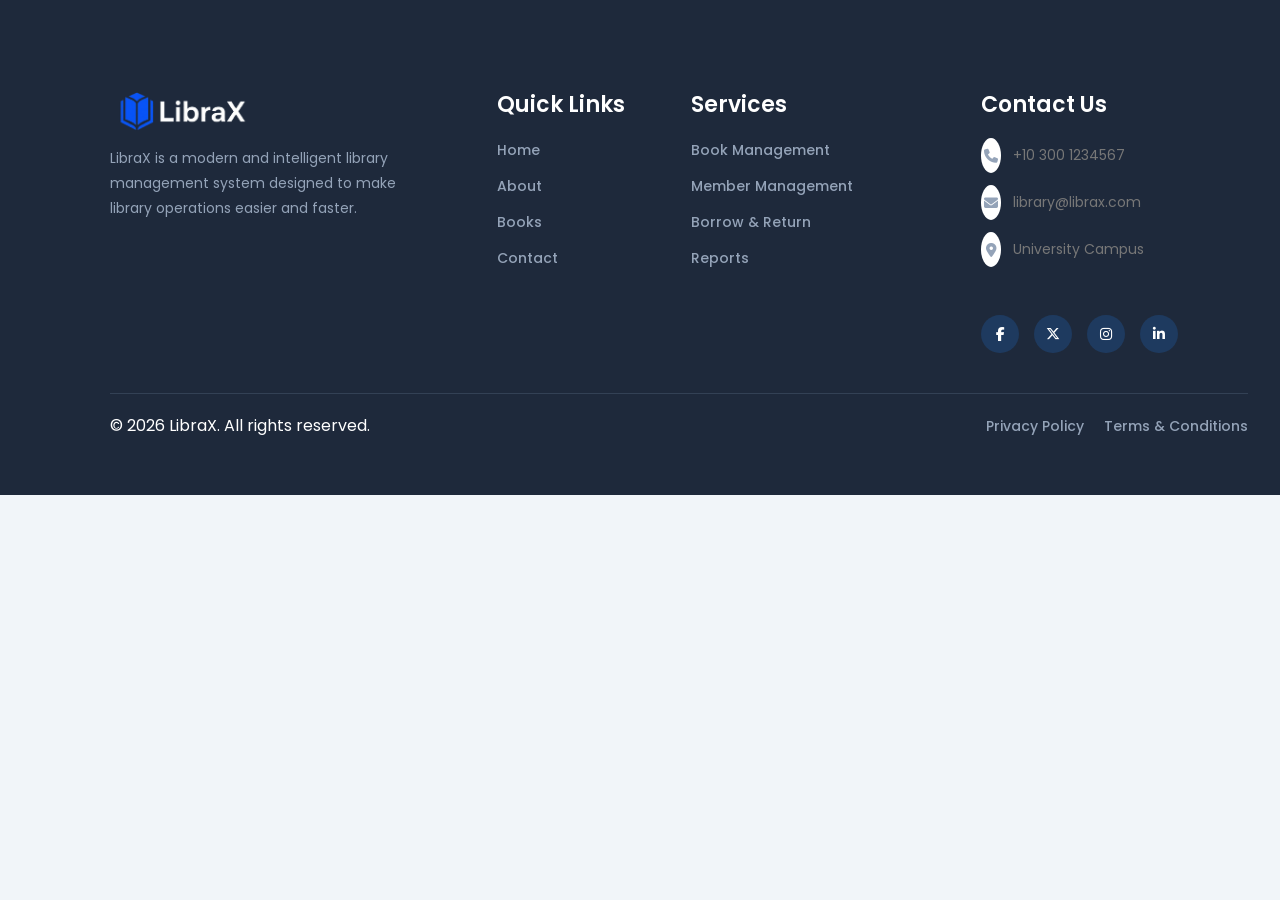
<file: components/footer.html>
<!doctype html>
<html lang="en">
  <head>
    <meta charset="UTF-8" />
    <meta name="viewport" content="width=device-width, initial-scale=1.0" />
    <!-- bootstrap -->
    <link
      href="https://cdn.jsdelivr.net/npm/bootstrap@5.3.8/dist/css/bootstrap.min.css"
      rel="stylesheet"
      integrity="sha384-sRIl4kxILFvY47J16cr9ZwB07vP4J8+LH7qKQnuqkuIAvNWLzeN8tE5YBujZqJLB"
      crossorigin="anonymous"
    />
    <link
      rel="stylesheet"
      href="https://cdnjs.cloudflare.com/ajax/libs/font-awesome/6.5.1/css/all.min.css"
    />

    <link rel="stylesheet" href="../css/style.css" />
    <link rel="stylesheet" href="../css/components.css" />
    <link rel="stylesheet" href="../css/responsive.css" />

    <title>Document</title>
  </head>

  <body>
    <!-- FOOTER START -->
    <footer class="footer-container">
      <div class="container">
        <div class="row gy-5">
          <!-- Logo -->

          <div class="col-lg-4 col-md-6 logo-section">
            <img src="../images/logo3.png" alt="LibraX Logo" />

            <p class="logo-desc">
              LibraX is a modern and intelligent library management system
              designed to make library operations easier and faster.
            </p>
          </div>

          <!-- Quick Links -->

          <div class="col-lg-2 col-md-6">
            <h4>Quick Links</h4>

            <ul class="list-unstyled">
              <li><a href="#">Home</a></li>

              <li><a href="#">About</a></li>

              <li><a href="#">Books</a></li>

              <li><a href="#">Contact</a></li>
            </ul>
          </div>

          <!-- Services -->

          <div class="col-lg-3 col-md-6">
            <h4>Services</h4>

            <ul class="list-unstyled">
              <li><a href="#">Book Management</a></li>

              <li><a href="#">Member Management</a></li>

              <li><a href="#">Borrow & Return</a></li>

              <li><a href="#">Reports</a></li>
            </ul>
          </div>

          <!-- Contact -->

          <div class="col-lg-3 col-md-6">
            <h4>Contact Us</h4>

            <ul class="list-unstyled">
              <li class="contact-item">
                <i class="fa-solid fa-phone"></i>

                <span>+10 300 1234567</span>
              </li>

              <li class="contact-item">
                <i class="fa-solid fa-envelope"></i>

                <span>library@librax.com</span>
              </li>

              <li class="contact-item">
                <i class="fa-solid fa-location-dot"></i>

                <span>University Campus</span>
              </li>
            </ul>

            <div class="social-icons-container">
              <a href="#" class="social-icon">
                <i class="fab fa-facebook-f"></i>
              </a>

              <a href="#" class="social-icon">
                <i class="fab fa-x-twitter"></i>
              </a>

              <a href="#" class="social-icon">
                <i class="fab fa-instagram"></i>
              </a>

              <a href="#" class="social-icon">
                <i class="fab fa-linkedin-in"></i>
              </a>
            </div>
          </div>
        </div>

        <hr class="footer-divider" />

        <div class="row align-items-center">
          <div class="col-md-6">© 2026 LibraX. All rights reserved.</div>

          <div class="col-md-6 text-md-end">
            <a href="#" class="me-3"> Privacy Policy </a>

            <a href="#"> Terms & Conditions </a>
          </div>
        </div>
      </div>
    </footer>

    <!-- FOOTER END -->
    <!-- bootstrape js -->
    <script
      src="https://cdn.jsdelivr.net/npm/@popperjs/core@2.11.8/dist/umd/popper.min.js"
      integrity="sha384-I7E8VVD/ismYTF4hNIPjVp/Zjvgyol6VFvRkX/vR+Vc4jQkC+hVqc2pM8ODewa9r"
      crossorigin="anonymous"
    ></script>
    <script
      src="https://cdn.jsdelivr.net/npm/bootstrap@5.3.8/dist/js/bootstrap.min.js"
      integrity="sha384-G/EV+4j2dNv+tEPo3++6LCgdCROaejBqfUeNjuKAiuXbjrxilcCdDz6ZAVfHWe1Y"
      crossorigin="anonymous"
    ></script>
  </body>
</html>
</file>
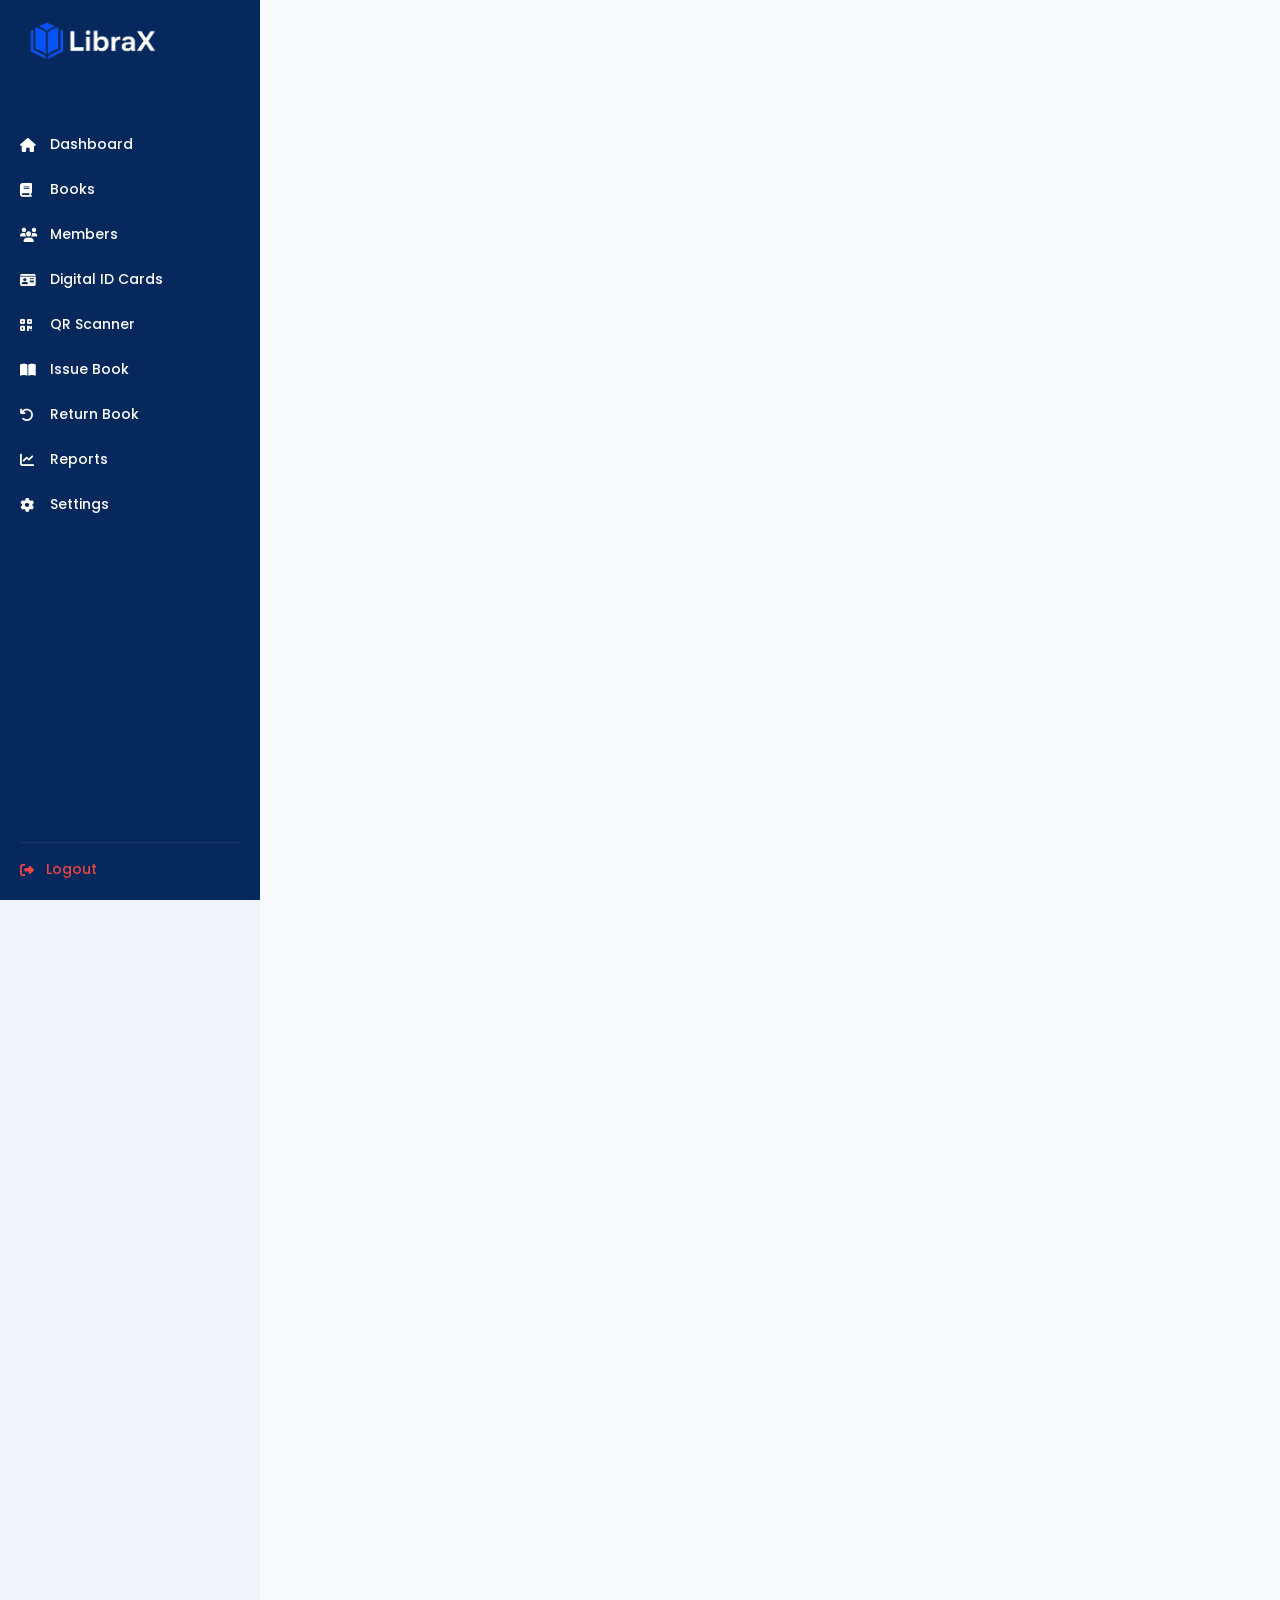
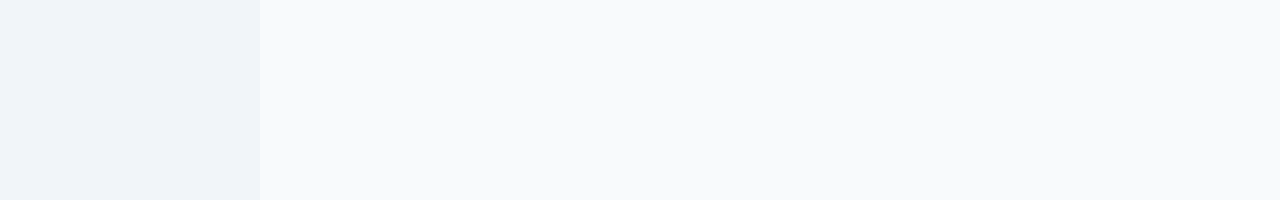
<file: components/sidebar.html>
<!doctype html>
<html lang="en">
  <head>
    <meta charset="UTF-8" />
    <meta name="viewport" content="width=device-width, initial-scale=1.0" />
    <title>Library Management System</title>
    <!-- bootstrap -->
    <link
      href="https://cdn.jsdelivr.net/npm/bootstrap@5.3.8/dist/css/bootstrap.min.css"
      rel="stylesheet"
      integrity="sha384-sRIl4kxILFvY47J16cr9ZwB07vP4J8+LH7qKQnuqkuIAvNWLzeN8tE5YBujZqJLB"
      crossorigin="anonymous"
    />
    <!-- FontAwesome for Social and Contact Icons -->
    <link
      rel="stylesheet"
      href="https://cdnjs.cloudflare.com/ajax/libs/font-awesome/6.5.1/css/all.min.css"
    />
    <!-- custom css -->
    <link rel="stylesheet" href="../css/style.css">
    <link rel="stylesheet" href="../css/components.css">
    <link rel="stylesheet" href="../css/responsive.css">

</head>

<body>
    
    <!-- Mobile Top Header -->

  <body>
    <!-- Fixed Mobile Top Header -->
    <div class="mobile-header">


        <div class="mobile-logo">

            <img src="../images/logo3.png" alt="Logo">
        </div>



        <button id="menuBtn" aria-label="Toggle Navigation">

            <i class="fa-solid fa-bars"></i>

        </button>


      <div class="mobile-logo">
        <img src="../../images/logo3.png" alt="Logo" />
      </div>
      <button id="menuBtn" aria-label="Toggle Navigation">
        <i class="fa-solid fa-bars"></i>
      </button>
    </div>

    <!-- Mobile Overlay -->
    <div class="overlay" id="overlay"></div>


    <div class="dashboard ">


        <div class="main-card">


            <div class="row g-0">






                <!-- Sidebar -->


                <div class="col-lg-2 sidebar" id="sidebar">



                    <div class="logo desktop-logo">


                        <img src="../images/logo3.png" alt="Logo">


                    </div>





                    <div class="menu">


                        <a href="#">

                            <i class="fa-solid fa-house"></i>

                            Dashboard

                        </a>



                        <a href="#">

                            <i class="fa-solid fa-book"></i>

                            Books

                        </a>



                        <a href="#">

                            <i class="fa-solid fa-users"></i>

                            Members

                        </a>



                        <a href="#">

                            <i class="fa-solid fa-id-card"></i>

                            Digital ID Cards

                        </a>



                        <a href="#">

                            <i class="fa-solid fa-qrcode"></i>

                            QR Scanner

                        </a>



                        <a href="#" class="active">

                            <i class="fa-solid fa-book-open"></i>

                            Issue Book

                        </a>



                        <a href="#">

                            <i class="fa-solid fa-arrow-rotate-left"></i>

                            Return Book

                        </a>



                        <a href="#">

                            <i class="fa-solid fa-chart-line"></i>

                            Reports

                        </a>



                        <a href="#">

                            <i class="fa-solid fa-gear"></i>

                            Settings

                        </a>



                    </div>







                    <div class="sidebar-footer">


                        <hr>


                        <a href="#" class="logout">

                            <i class="fa-solid fa-right-from-bracket"></i>

                            Logout

                        </a>


                    </div>





                </div>








                <!-- Blank Workspace -->


                <div class="col-lg-10 blank-area">


                </div>






            </div>


    <div class="dashboard container-fluid p-0">
      <div class="row g-0">
        <!-- Sidebar Container -->
        <div class="col-lg-2 sidebar" id="sidebar">
          <div class="logo desktop-logo">
            <img src="../images/logo3.png" alt="Logo" />
          </div>

          <div class="menu">
            <a href="#"><i class="fa-solid fa-house"></i> Dashboard</a>
            <a href="#"><i class="fa-solid fa-book"></i> Books</a>
            <a href="#"><i class="fa-solid fa-users"></i> Members</a>
            <a href="#"><i class="fa-solid fa-id-card"></i> Digital ID Cards</a>
            <a href="#"><i class="fa-solid fa-qrcode"></i> QR Scanner</a>
            <a href="#"><i class="fa-solid fa-book-open"></i> Issue Book</a>
            <a href="#"
              ><i class="fa-solid fa-arrow-rotate-left"></i> Return Book</a
            >
            <a href="#"><i class="fa-solid fa-chart-line"></i> Reports</a>
            <a href="#"><i class="fa-solid fa-gear"></i> Settings</a>
          </div>

          <div class="sidebar-footer">
            <hr />
            <a href="../index.html" id="logoutBtn"  class="logout"
              ><i class="fa-solid fa-right-from-bracket"></i> Logout</a
            >
          </div>
        </div>

        <!-- Scrollable Main Workspace -->
        <div class="col-lg-10 blank-area"></div>
      </div>
    </div>

    <script>
      const menuBtn = document.getElementById("menuBtn");

      const sidebar = document.getElementById("sidebar");

      const overlay = document.getElementById("overlay");

      menuBtn.onclick = function () {
        sidebar.classList.toggle("show");

        overlay.classList.toggle("show");
      };

      overlay.onclick = function () {
        sidebar.classList.remove("show");

        overlay.classList.remove("show");
      };
    </script>

    <!-- bootstrape js -->
    <script
      src="https://cdn.jsdelivr.net/npm/@popperjs/core@2.11.8/dist/umd/popper.min.js"
      integrity="sha384-I7E8VVD/ismYTF4hNIPjVp/Zjvgyol6VFvRkX/vR+Vc4jQkC+hVqc2pM8ODewa9r"
      crossorigin="anonymous"
    ></script>
    <script
      src="https://cdn.jsdelivr.net/npm/bootstrap@5.3.8/dist/js/bootstrap.min.js"
      integrity="sha384-G/EV+4j2dNv+tEPo3++6LCgdCROaejBqfUeNjuKAiuXbjrxilcCdDz6ZAVfHWe1Y"
      crossorigin="anonymous"
    ></script>
  </body>
</html>
</file>
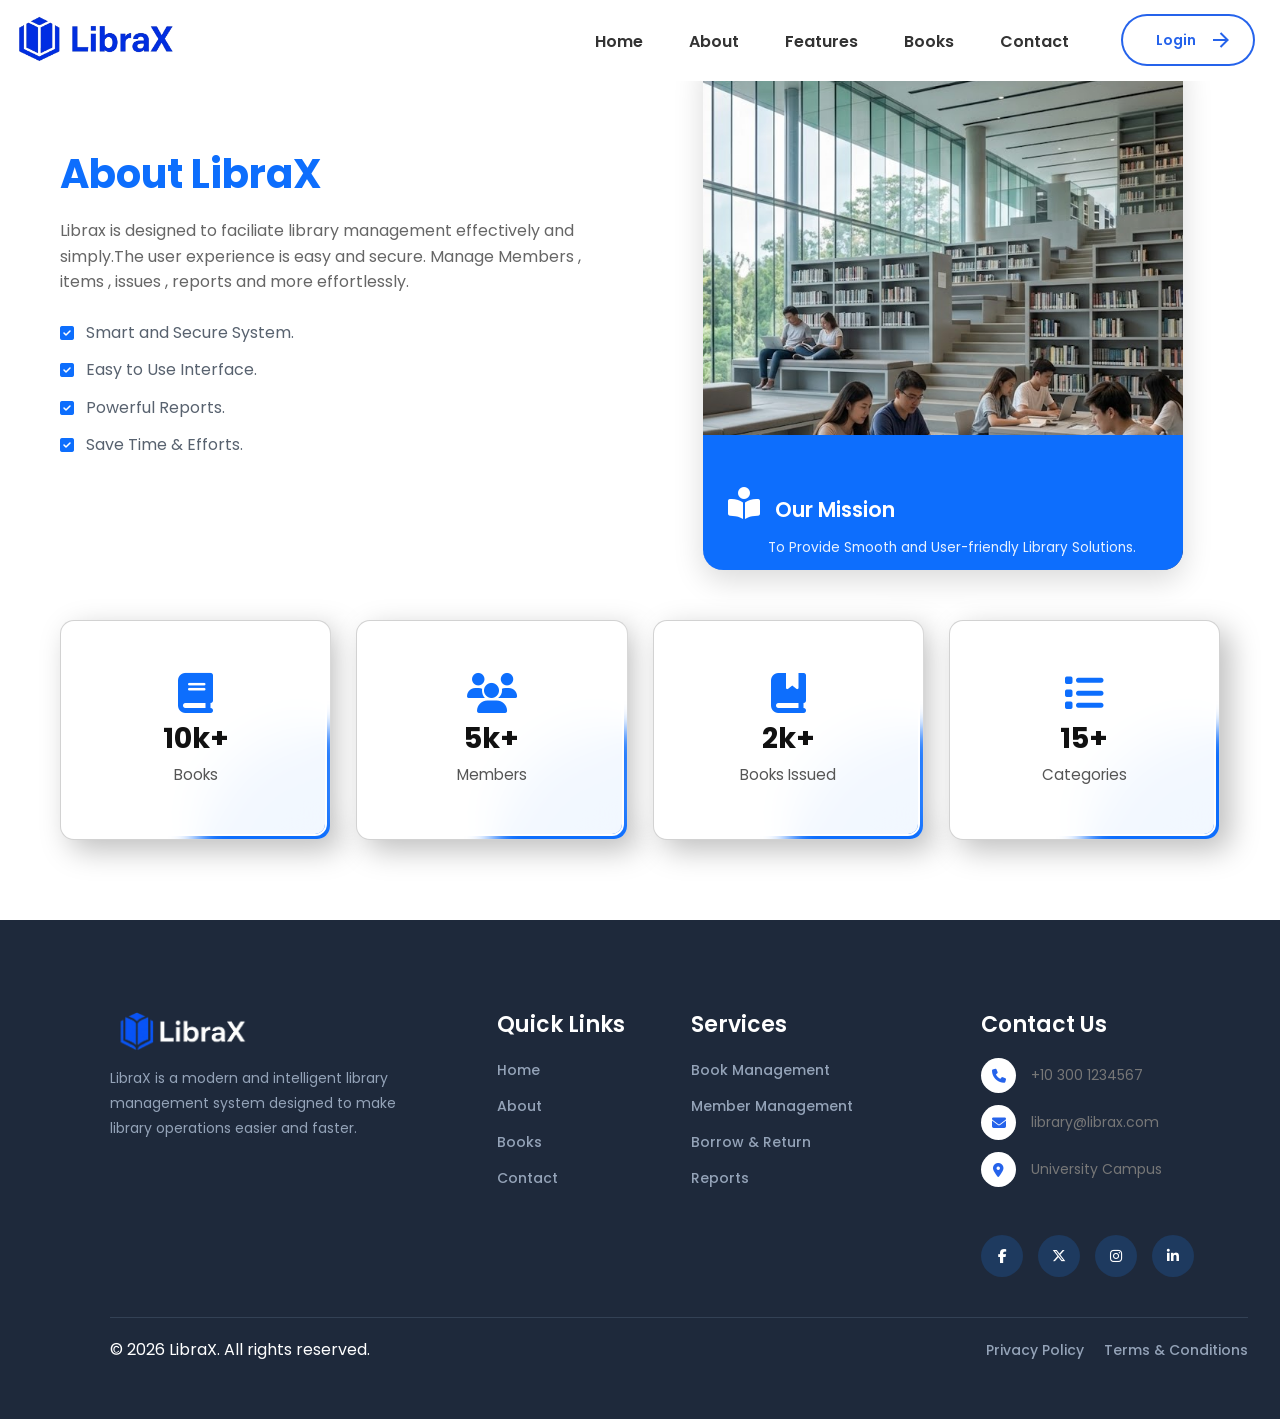
<file: html/about.html>
<!DOCTYPE html>
<html lang="en">

<head>
    <meta charset="UTF-8">
    <meta name="viewport" content="width=device-width, initial-scale=1.0">
    <title>LibraX - About Page</title>

    <!-- Font Awesome v6.5.1 CDN -->
    <link rel="stylesheet" href="https://cdnjs.cloudflare.com/ajax/libs/font-awesome/6.5.1/css/all.min.css"
        integrity="sha512-DTOQO9RWCH3ppGqcWaEA1BIZOC6xxalwEsw9c2QQeAIftl+Vegovlnee1c9QX4TctnWMn13TZye+giMm8e2LwA=="
        crossorigin="anonymous" referrerpolicy="no-referrer" />
    <!-- bootstrap link -->
    <link href="https://cdn.jsdelivr.net/npm/bootstrap@5.3.8/dist/css/bootstrap.min.css" rel="stylesheet"
        integrity="sha384-sRIl4kxILFvY47J16cr9ZwB07vP4J8+LH7qKQnuqkuIAvNWLzeN8tE5YBujZqJLB" crossorigin="anonymous">
    <!-- //////////////// -->

    <link href="../css/responsive.css" rel="stylesheet">
    <link rel="stylesheet" href="../css/components.css">
    <link rel="stylesheet" href="../css/style.css">
</head>

<body>

    <!-- =========================================================
                              Header
       =========================================================        -->

  <nav class="navbar navbar-expand-lg bg-body-tertiary navigation position-fixed z-3 w-100">
    <div class="container-fluid">
      <a class="navbar-brand" href="#">
        <img style="width: 170px" src="../images/logo1.png" alt="LibraX Logo" />
      </a>
      <button class="navbar-toggler" type="button" data-bs-toggle="collapse" data-bs-target="#navbarNav"
        aria-controls="navbarNav" aria-expanded="false" aria-label="Toggle navigation">
        <span class="menu-icon"></span>
      </button>
      <div class="collapse navbar-collapse" id="navbarNav">
        <ul class="navbar-nav ms-auto align-items-center">
          <li class="nav-item pad"><a class="nav-link custom-nav-link" href="../index.html">Home</a></li>
          <li class="nav-item pad"><a class="nav-link custom-nav-link" href="#">About</a></li>
          <li class="nav-item pad"><a class="nav-link custom-nav-link" href="../html/feature.html">Features</a></li>
          <li class="nav-item pad"><a class="nav-link custom-nav-link" href="../html/admin/books.html">Books</a></li>
          <li class="nav-item pad"><a class="nav-link custom-nav-link" href="../contact.html">Contact</a></li>
          <li class="nav-item pad ms-lg-3">
            <a href="../login.html" class="animated-button nav-btn">
              <svg viewBox="0 0 24 24" class="arr-2" xmlns="http://www.w3.org/2000/svg">
                <path
                  d="M16.1716 10.9999L10.8076 5.63589L12.2218 4.22168L20 11.9999L12.2218 19.778L10.8076 18.3638L16.1716 12.9999H4V10.9999H16.1716Z" />
              </svg>
              <span class="btn-text">Login</span>
              <span class="circle"></span>
              <svg viewBox="0 0 24 24" class="arr-1" xmlns="http://www.w3.org/2000/svg">
                <path
                  d="M16.1716 10.9999L10.8076 5.63589L12.2218 4.22168L20 11.9999L12.2218 19.778L10.8076 18.3638L16.1716 12.9999H4V10.9999H16.1716Z" />
              </svg>
            </a>
          </li>
        </ul>
      </div>
    </div>
  </nav>

    <!-- ==========================================================
                              About content 
        ============================================================           -->

    <div class="main-container">


        <div class="content">
            <div>
                <h1>About LibraX</h1>
                <p>Librax is designed to faciliate library management effectively and simply.The user experience is easy
                    and secure. Manage Members , items , issues , reports and more effortlessly. </p>
            </div>
            <div>
                <p style="color:  #58626f; font-weight: normal;"><i class="fa-solid fa-square-check"></i>Smart and Secure System. </p>
                <p style="color:  #58626f; font-weight: normal;"><i class="fa-solid fa-square-check"></i>Easy to Use Interface.</p>
                <p style="color: #58626f; font-weight: normal;"><i class="fa-solid fa-square-check"></i>Powerful Reports.</p>
                <p style="color:  #58626f; font-weight: normal;"><i class="fa-solid fa-square-check"></i>Save Time & Efforts.</p>
            </div>
        </div>
        <div class="image">
            <div class="mission">
                <img src="../images/library image.jfif">
                <div class="flex">
                    <i class="fa-solid fa-book-open-reader"></i>
                    <h3>Our Mission</h3>
                </div>
                <p>To Provide Smooth and User-friendly Library Solutions.</p>
            </div>
        </div>


    </div>


    <!-- cards -->


  <div class="cards"> <!-- yahan se onclick hata diya -->

        <div class="card" onclick="card1()">
             <div class="bg"> 
                 <i class="fa-solid fa-book"></i><h2>10k+</h2>
            <p>Books</p></div>
            <div class="blob"></div>
        </div>

        <div class="card" onclick="member()">
          <div class="bg">  <i class="fa-solid fa-users"></i>
            <h2>5k+</h2>
            <p>Members</p></div>
             <div class="blob"></div>
        </div>

        <div class="card" onclick="issue()">
          <div class="bg"> <i class="fa-solid fa-book-bookmark"></i>
            <h2>2k+</h2>
            <p>Books Issued</p></div>
             <div class="blob"></div>
        </div>

        <div class="card" onclick="categ()">
          <div class="bg">  <i class="fa-solid fa-list"></i>
            <h2>15+</h2>
            <p>Categories</p></div>
             <div class="blob"></div>
        </div>
</div>





    </div>


<!-- FOOTER START -->
   <footer class="footer-container">


<div class="container">


<div class="row gy-5">



<!-- Logo -->

<div class="col-lg-4 col-md-6 logo-section">


<img src="../images/logo3.png" alt="LibraX Logo">


<p class="logo-desc">

LibraX is a modern and intelligent library management system
designed to make library operations easier and faster.

</p>


</div>





<!-- Quick Links -->

<div class="col-lg-2 col-md-6">


<h4>Quick Links</h4>


<ul class="list-unstyled">

<li><a href="#">Home</a></li>

<li><a href="#">About</a></li>

<li><a href="#">Books</a></li>

<li><a href="#">Contact</a></li>

</ul>


</div>





<!-- Services -->

<div class="col-lg-3 col-md-6">


<h4>Services</h4>


<ul class="list-unstyled">

<li><a href="#">Book Management</a></li>

<li><a href="#">Member Management</a></li>

<li><a href="#">Borrow & Return</a></li>

<li><a href="#">Reports</a></li>

</ul>


</div>





<!-- Contact -->

<div class="col-lg-3 col-md-6">


<h4>Contact Us</h4>


<ul class="list-unstyled">


<li class="contact-item">

<i class="fa-solid fa-phone"></i>

<span>+10 300 1234567</span>

</li>



<li class="contact-item">

<i class="fa-solid fa-envelope"></i>

<span>library@librax.com</span>

</li>



<li class="contact-item">

<i class="fa-solid fa-location-dot"></i>

<span>University Campus</span>

</li>


</ul>



<div class="social-icons-container">


<a href="#" class="social-icon">
<i class="fab fa-facebook-f"></i>
</a>


<a href="#" class="social-icon">
<i class="fab fa-x-twitter"></i>
</a>


<a href="#" class="social-icon">
<i class="fab fa-instagram"></i>
</a>


<a href="#" class="social-icon">
<i class="fab fa-linkedin-in"></i>
</a>


</div>


</div>



</div>





<hr class="footer-divider">





<div class="row align-items-center">


<div class="col-md-6">

© 2026 LibraX. All rights reserved.

</div>



<div class="col-md-6 text-md-end">


<a href="#" class="me-3">
Privacy Policy
</a>


<a href="#">
Terms & Conditions
</a>


</div>


</div>



</div>


</footer>



    <!-- FOOTER END -->

<script>

function card1(){
    window.location.href = "./admin/books.html"; // about.html se books.html
 }

 function member(){
    window.location.href = "./member/members.html"; 
 }

 function issue(){
    window.location.href = "./admin/issue-book.html"; // tumhare pas issue.html nahi hai, return-book hai
 }

 function categ(){
    window.location.href = "./admin/books-management.html";
 }  

</script>



    <!-- bootstrape js -->
    <script src="https://cdn.jsdelivr.net/npm/@popperjs/core@2.11.8/dist/umd/popper.min.js"
        integrity="sha384-I7E8VVD/ismYTF4hNIPjVp/Zjvgyol6VFvRkX/vR+Vc4jQkC+hVqc2pM8ODewa9r"
        crossorigin="anonymous"></script>
    <script src="https://cdn.jsdelivr.net/npm/bootstrap@5.3.8/dist/js/bootstrap.min.js"
        integrity="sha384-G/EV+4j2dNv+tEPo3++6LCgdCROaejBqfUeNjuKAiuXbjrxilcCdDz6ZAVfHWe1Y"
        crossorigin="anonymous"></script>




</body>

</html>
</file>
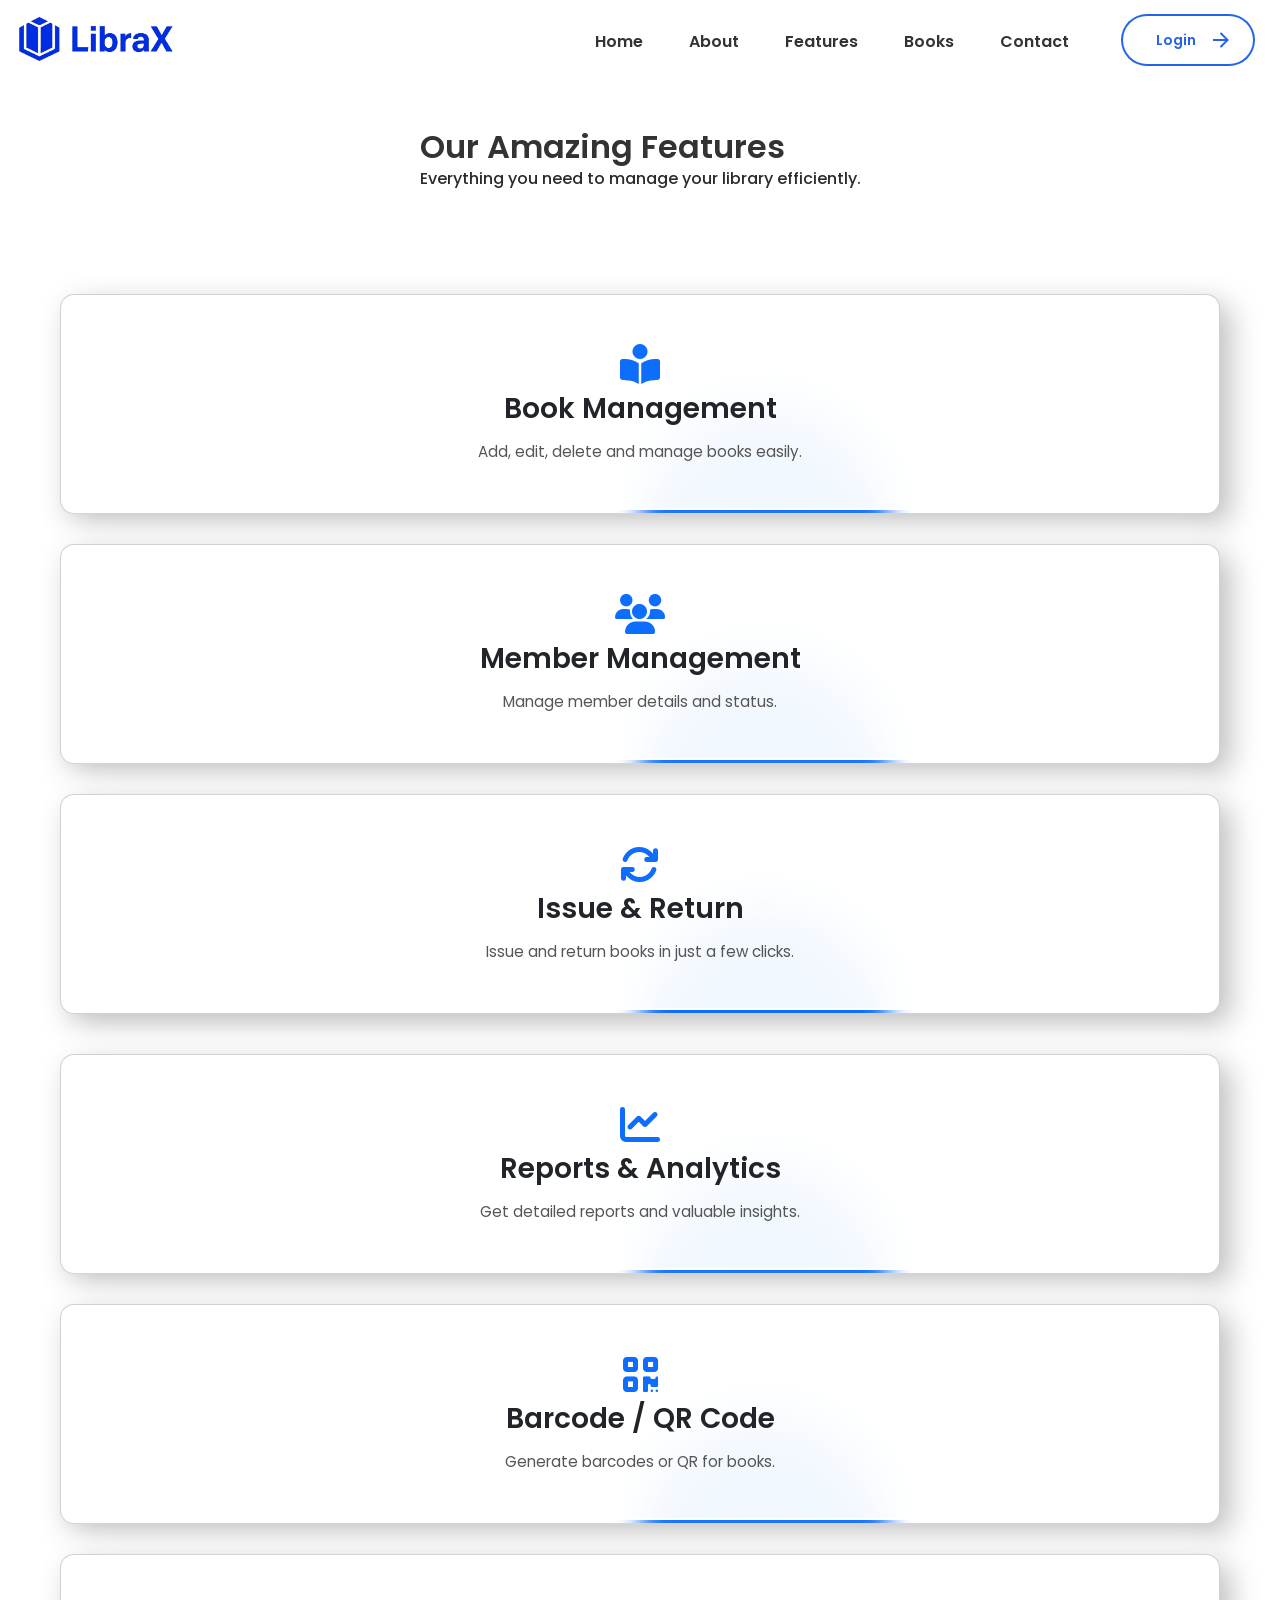
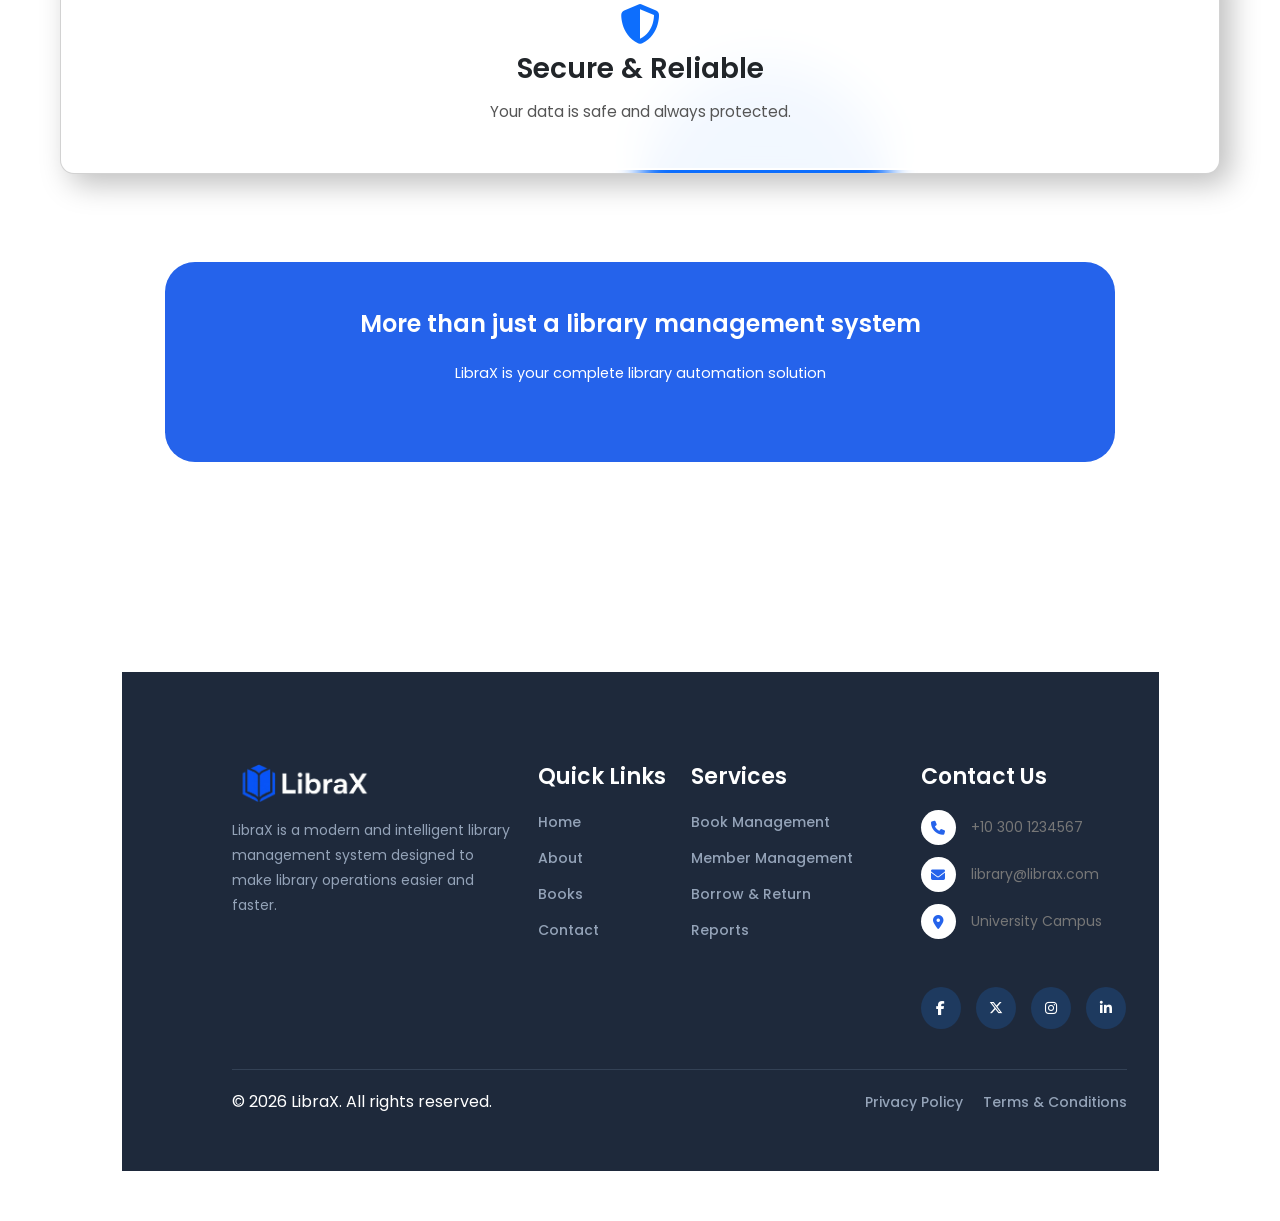
<file: html/feature.html>
<!DOCTYPE html>
<html lang="en">

<head>
    <meta charset="UTF-8">
    <meta name="viewport" content="width=device-width, initial-scale=1.0">
    <title>LibraX - Features Page</title>

    <!-- Font Awesome v6.5.1 CDN -->
    <link rel="stylesheet" href="https://cdnjs.cloudflare.com/ajax/libs/font-awesome/6.5.1/css/all.min.css"
        integrity="sha512-DTOQO9RWCH3ppGqcWaEA1BIZOC6xxalwEsw9c2QQeAIftl+Vegovlnee1c9QX4TctnWMn13TZye+giMm8e2LwA=="
        crossorigin="anonymous" referrerpolicy="no-referrer" />
    <!-- bootstrap link -->
    <link href="https://cdn.jsdelivr.net/npm/bootstrap@5.3.8/dist/css/bootstrap.min.css" rel="stylesheet"
        integrity="sha384-sRIl4kxILFvY47J16cr9ZwB07vP4J8+LH7qKQnuqkuIAvNWLzeN8tE5YBujZqJLB" crossorigin="anonymous">
    <!-- //////////////// -->

    <link href="../css/responsive.css" rel="stylesheet">
    <link rel="stylesheet" href="../css/components.css">
    <link rel="stylesheet" href="../css/style.css">
</head>

<body>

    <!-- =========================================================
                              Header
       =========================================================        -->

  <nav class="navbar navbar-expand-lg bg-body-tertiary navigation position-fixed z-3 w-100">
    <div class="container-fluid">
      <a class="navbar-brand" href="#">
        <img style="width: 170px" src="../images/logo1.png" alt="LibraX Logo" />
      </a>
      <button class="navbar-toggler" type="button" data-bs-toggle="collapse" data-bs-target="#navbarNav"
        aria-controls="navbarNav" aria-expanded="false" aria-label="Toggle navigation">
        <span class="menu-icon"></span>
      </button>
      <div class="collapse navbar-collapse" id="navbarNav">
        <ul class="navbar-nav ms-auto align-items-center">
          <li class="nav-item pad"><a class="nav-link custom-nav-link" href="../index.html">Home</a></li>
          <li class="nav-item pad"><a class="nav-link custom-nav-link" href="./about.html">About</a></li>
          <li class="nav-item pad"><a class="nav-link custom-nav-link" href="#">Features</a></li>
          <li class="nav-item pad"><a class="nav-link custom-nav-link" href="./admin/books.html">Books</a></li>
          <li class="nav-item pad"><a class="nav-link custom-nav-link" href="../contact.html">Contact</a></li>
          <li class="nav-item pad ms-lg-3">
            <a href="../login.html" class="animated-button nav-btn">
              <svg viewBox="0 0 24 24" class="arr-2" xmlns="http://www.w3.org/2000/svg">
                <path
                  d="M16.1716 10.9999L10.8076 5.63589L12.2218 4.22168L20 11.9999L12.2218 19.778L10.8076 18.3638L16.1716 12.9999H4V10.9999H16.1716Z" />
              </svg>
              <span class="btn-text">Login</span>
              <span class="circle"></span>
              <svg viewBox="0 0 24 24" class="arr-1" xmlns="http://www.w3.org/2000/svg">
                <path
                  d="M16.1716 10.9999L10.8076 5.63589L12.2218 4.22168L20 11.9999L12.2218 19.778L10.8076 18.3638L16.1716 12.9999H4V10.9999H16.1716Z" />
              </svg>
            </a>
          </li>
        </ul>
      </div>
    </div>
  </nav>


    <!-- ==========================================================
                              About content 
     =========================================================           -->

    <div class="main-container feat " style="margin-top: 8rem;">


        <div class="content">
            <div>
                <h2>Our Amazing Features</h2>
                <p>Everything you need to manage your library efficiently. </p>
            </div>


        </div>


        <!-- cards -->


        <div class="cards facility">
            <!-- From Uiverse.io by adamgiebl -->

            <div class="firstthree">

                <div class="card ccc" onClick="book()">
                    <div class="bgi"><i class="fa-solid fa-book-open-reader"></i>
                    <h3>Book Management</h3>
    <p>Add, edit, delete and manage books easily.</p></div>
     <div class="blob"></div>
                </div>


                <div class="card ccc" onClick="member()">
                   <div class="bgi"> <i class="fa-solid fa-users"></i>
                    <h3>Member Management</h3>
    <p>Manage member details and status.</p>
                </div>
             <div class="blob"></div></div>

                <div class="card ccc" onClick="issued()">
                    <div class="bgi"><i class="fa-solid fa-arrows-rotate"></i>
                    <h3>Issue & Return</h3>
    <p>Issue and return books in just a few clicks.</p></div>
     <div class="blob"></div>
                </div>

            </div>

            <!-- ---------------------- -->

         <div class="secondthree">

   <div class="card ccc" onClick="analytics()">
               <div class="bgi"> <i class="fa-solid fa-chart-line"></i>
                <h3>Reports & Analytics</h3>
    <p>Get detailed reports and valuable insights.</p></div>
     <div class="blob"></div>
            </div>

            <div class="card ccc" onClick="barcode()">
             <div class="bgi">  <i class="fa-solid fa-qrcode"></i>
                <h3>Barcode / QR Code</h3>
    <p>Generate barcodes or QR for books.</p></div>
     <div class="blob"></div>
            </div>

            <div class="card ccc" onClick="secure()">
                <div class="bgi"><i class="fa-solid fa-shield-halved"></i>
                <h3>Secure & Reliable</h3>
    <p>Your data is safe and always protected.</p>
            </div>
         <div class="blob"></div></div>

         </div>



            <!-- ----------last box ---------- -->

       <div class="management">  
      <h4>More than just a library management system</h4>
      <p>LibraX is your complete library automation solution</p>
       </div>


        </div>


      

        <!-- FOOTER START -->
        <footer class="footer-container">


            <div class="container">


                <div class="row gy-5">



                    <!-- Logo -->

                    <div class="col-lg-4 col-md-6 logo-section">


                        <img src="../images/logo3.png" alt="LibraX Logo">


                        <p class="logo-desc">

                            LibraX is a modern and intelligent library management system
                            designed to make library operations easier and faster.

                        </p>


                    </div>





                    <!-- Quick Links -->

                    <div class="col-lg-2 col-md-6">


                        <h4>Quick Links</h4>


                        <ul class="list-unstyled">

                            <li><a href="#">Home</a></li>

                            <li><a href="#">About</a></li>

                            <li><a href="#">Books</a></li>

                            <li><a href="#">Contact</a></li>

                        </ul>


                    </div>





                    <!-- Services -->

                    <div class="col-lg-3 col-md-6">


                        <h4>Services</h4>


                        <ul class="list-unstyled">

                            <li><a href="#">Book Management</a></li>

                            <li><a href="#">Member Management</a></li>

                            <li><a href="#">Borrow & Return</a></li>

                            <li><a href="#">Reports</a></li>

                        </ul>


                    </div>





                    <!-- Contact -->

                    <div class="col-lg-3 col-md-6">


                        <h4>Contact Us</h4>


                        <ul class="list-unstyled">


                            <li class="contact-item">

                                <i class="fa-solid fa-phone"></i>

                                <span>+10 300 1234567</span>

                            </li>



                            <li class="contact-item">

                                <i class="fa-solid fa-envelope"></i>

                                <span>library@librax.com</span>

                            </li>



                            <li class="contact-item">

                                <i class="fa-solid fa-location-dot"></i>

                                <span>University Campus</span>

                            </li>


                        </ul>



                        <div class="social-icons-container">


                            <a href="#" class="social-icon">
                                <i class="fab fa-facebook-f"></i>
                            </a>


                            <a href="#" class="social-icon">
                                <i class="fab fa-x-twitter"></i>
                            </a>


                            <a href="#" class="social-icon">
                                <i class="fab fa-instagram"></i>
                            </a>


                            <a href="#" class="social-icon">
                                <i class="fab fa-linkedin-in"></i>
                            </a>


                        </div>


                    </div>



                </div>





                <hr class="footer-divider">





                <div class="row align-items-center">


                    <div class="col-md-6">

                        © 2026 LibraX. All rights reserved.

                    </div>



                    <div class="col-md-6 text-md-end">


                        <a href="#" class="me-3">
                            Privacy Policy
                        </a>


                        <a href="#">
                            Terms & Conditions
                        </a>


                    </div>


                </div>



            </div>


        </footer>



        <!-- FOOTER END -->





        <!-- bootstrape js -->
        <script src="https://cdn.jsdelivr.net/npm/@popperjs/core@2.11.8/dist/umd/popper.min.js"
            integrity="sha384-I7E8VVD/ismYTF4hNIPjVp/Zjvgyol6VFvRkX/vR+Vc4jQkC+hVqc2pM8ODewa9r"
            crossorigin="anonymous"></script>
        <script src="https://cdn.jsdelivr.net/npm/bootstrap@5.3.8/dist/js/bootstrap.min.js"
            integrity="sha384-G/EV+4j2dNv+tEPo3++6LCgdCROaejBqfUeNjuKAiuXbjrxilcCdDz6ZAVfHWe1Y"
            crossorigin="anonymous"></script>


            <script>

                function book(){
                    window.location.href="./admin/books.html"
                }

                 function member(){
                    window.location.href="./member/members.html"
                }

                 function issued(){
                    window.location.href="./admin/issue-book.html"
                }

                 function analytics(){
                    window.location.href="./admin/reports.html"
                }

                 function barcode(){
                    window.location.href="./admin/qr-scanner.html"
                }

                 function secure(){
                    window.location.href="./member/setting-member.html"
                }

            </script>



</body>

</html>
</file>
<file: css/style.css>
/* font poppins */

@import url('https://fonts.googleapis.com/css2?family=Poppins:ital,wght@0,100;0,200;0,300;0,400;0,500;0,600;0,700;0,800;0,900;1,100;1,200;1,300;1,400;1,500;1,600;1,700;1,800;1,900&display=swap');


:root {
    --primary-color: #2563EB;
    --secondary-color: #0F2747;
    --background-color: #EFF6FF;
    --white: #FFFFFF;
    --border-color: #334155;/* Bottom Divider Color */
    --text-gray:  #58626f;/* Muted text for readability over dark background */
}

* {
    margin: 0;
    padding: 0;
    box-sizing: border-box;
    list-style: none;
    text-decoration: none;
    font-family: "Poppins", sans-serif;
}

@import url("https://fonts.googleapis.com/css2?family=Poppins:ital,wght@0,100;0,200;0,300;0,400;0,500;0,600;0,700;0,800;0,900;1,100;1,200;1,300;1,400;1,500;1,600;1,700;1,800;1,900&display=swap");
* {
  margin: 0;
  padding: 0;
  box-sizing: border-box;
  list-style: none;
  text-decoration: none;
}

:root {
  --primary-color: #2563eb;
  --primary-hover: #1d4ed8;
  --secondary-color: #0f2747;
  --background-color: #eff6ff;
  --white: #ffffff;
  --border-color: #334155;
  --text-gray: #94a3b8;

  /* Additional system colors */
  --navy-dark: #06285c;
  --slate-dark: #0f172a;
  --slate-medium: #1e293b;
  --slate-text: #334155;
  --slate-label: #64748b;
  --border-light: #e2e8f0;
  --bg-light: #f8fafc;
  --bg-hover: #f1f5f9;

  /* Status Colors */
  --status-success: #10b981;
  --status-success-bg: #e6f7ed;
  --status-success-text: #1f9254;
  --status-warning: #f97316;
  --status-danger: #ef4444;

  /* Scanner Specific */
  --scanner-bg: #111111;
  --laser-color: #ff3b30;
  --shadow-light: rgba(0, 0, 0, 0.03);
}

body {
  background: var(--background-color);
}

.login-section {
  position: relative;
  z-index: 1;
}

.brand {
  display: flex;
  align-items: center;
  margin-bottom: 35px;
}

.logo-img {
  width: 120px;
  height: 80px;
  object-fit: contain;
}

.login-section {
  min-height: 100vh;

  display: flex;

  justify-content: center;

  align-items: center;

  padding: 20px 0;
}

.login- {
  background: white;

  border-radius: 20px;

  overflow: hidden;

  box-shadow: 0 15px 40px rgba(0, 0, 0, 0.08);
}

.form-box {
  padding: 30px;
}

.form-box p {
  color: #777;
  margin: 20px 0px;
}

label {
  font-size: 14px;

  font-weight: 500;

  margin-bottom: 8px;
}

.form-control {
  height: 52px;

  border-radius: 12px;

  border: 1px solid #d9d9d9;
}

.form-control:focus {
  box-shadow: none;

  border-color: var(--primary-color);
}

.password-box {
  position: relative;
}

.password-box i {
  position: absolute;

  right: 18px;

  top: 45px;

  color: #888;

  cursor: pointer;
}

a {
  color: var(--primary-color);

  text-decoration: none;

  font-size: 14px;

  font-weight: 500;
}

/* ========button styling start============= */

/* Variable Definitions */
:root {
  --primary-color: #2563eb;
  --background-color: #ffffff;
  --secondary-color: #1e293b;
}

/* Base Navbar */
.navbar {
  background-color: var(--background-color) !important;
}

.pad {
  padding: 0 15px;
}

.custom-nav-link {
  position: relative;
  font-weight: 600;
  text-decoration: none;
  padding-bottom: 5px !important;
  transition: color 0.3s ease;
}

.custom-nav-link::after {
  content: "";
  position: absolute;
  bottom: 0;
  left: 0;
  width: 0%;
  height: 3px;
  background-color: var(--primary-color);
  border-radius: 2px;
  transition: width 0.4s ease-in-out;
}

.custom-nav-link:hover::after {
  width: 100%;
}

/* Universal Base Button Style */
.animated-button {
  position: relative;
  display: inline-flex;
  align-items: center;
  justify-content: center;
  gap: 4px;
  padding: 10px 36px;
  border: 4px solid transparent;
  font-size: 16px;
  background-color: var(--background-color);
  border-radius: 100px;
  font-weight: 600;
  color: var(--primary-color);
  box-shadow: 0 0 0 2px var(--primary-color);
  cursor: pointer;
  overflow: hidden;
  transition: all 0.6s cubic-bezier(0.23, 1, 0.32, 1);
  text-decoration: none !important;
  white-space: nowrap;
  box-sizing: border-box;
}

.animated-button svg {
  position: absolute;
  width: 24px;
  fill: var(--primary-color);
  z-index: 9;
  transition: all 0.8s cubic-bezier(0.23, 1, 0.32, 1);
}

.animated-button .arr-1 {
  right: 16px;
}

.animated-button .arr-2 {
  left: -25%;
}

.animated-button .circle {
  position: absolute;
  top: 50%;
  left: 50%;
  transform: translate(-50%, -50%);
  width: 20px;
  height: 20px;
  background-color: var(--primary-color);
  border-radius: 50%;
  opacity: 0;
  transition: all 0.8s cubic-bezier(0.23, 1, 0.32, 1);
}

.animated-button .btn-text {
  position: relative;
  z-index: 1;
  transform: translateX(-12px);
  transition: all 0.8s cubic-bezier(0.23, 1, 0.32, 1);
}

.animated-button:hover {
  box-shadow: 0 0 0 12px transparent;
  color: var(--background-color);
  border-radius: 12px;
}

.animated-button:hover .arr-1 {
  right: -25%;
}

.animated-button:hover .arr-2 {
  left: 16px;
}

.animated-button:hover .btn-text {
  transform: translateX(12px);
}

.animated-button:hover svg {
  fill: var(--background-color);
}

.animated-button:active {
  scale: 0.95;
  box-shadow: 0 0 0 4px var(--primary-color);
}

.animated-button:hover .circle {
  width: 300px;
  height: 300px;
  opacity: 1;
}

/* Specific Size Fix for Navbar Login Button */
.nav-btn {
  padding: 8px 30px !important;
  font-size: 14px !important;
}

.nav-btn:hover .circle {
  width: 200px !important;
  height: 200px !important;
}

/* Hero Section Layout Rules */
.hero-section {
  display: flex;
  align-items: center;
  justify-content: space-between;
  padding-top: 120px;
  padding-bottom: 60px;
  gap: 30px;
  padding-left: 40px;
}

.hero-content {
  flex: 1;
  max-width: 550px;
}
.hero-content h1{
 color: var(--primary-color);
}

.hero-image {
  flex: 1;
  display: flex;
  justify-content: center;
}

.hero-image img {
  max-width: 100%;
  height: auto;
}

/* Hero Buttons Layout */
.btns {
  display: flex;
  gap: 15px;
  margin-top: 30px;
  width: 100%;
  max-width: 450px;
}

.btn-wrapper {
  flex: 1;
}

.btn-wrapper .animated-button {
  width: 100%;
}

/* Media Queries */
@media (max-width: 991px) {
  .hero-section {
    flex-direction: column;
    text-align: center;
    padding-top: 100px;
  }

  .btns {
    margin: 30px auto 0;
  }

  .menu-icon,
  .menu-icon::before,
  .menu-icon::after {
    width: 24px;
    height: 2px;
    background: var(--secondary-color);
    border-radius: 2px;
    display: block;
    transition: 0.3s ease;
  }

  .menu-icon {
    position: relative;
    margin: 8px 0;
  }

  .menu-icon::before,
  .menu-icon::after {
    content: "";
    position: absolute;
    left: 0;
  }

  .menu-icon::before { top: -7px; }
  .menu-icon::after { top: 7px; }

  .navbar-toggler[aria-expanded="true"] .menu-icon { background: transparent; }
  .navbar-toggler[aria-expanded="true"] .menu-icon::before { transform: rotate(45deg); top: 0; }
  .navbar-toggler[aria-expanded="true"] .menu-icon::after { transform: rotate(-45deg); top: 0; }
}

@media (max-width: 576px) {
  .btns {
    flex-direction: column;
    max-width: 100%;
  }
}
/* ========button styling end============= */

.continue {
  color: #777;

  font-size: 14px;
}

.social-login {
  display: flex;

  justify-content: center;

  gap: 15px;
}

.social-btn {
  width: 60px;

  height: 60px;

  border-radius: 12px;

  border: 1px solid #ddd;

  background: white;
}

.social-btn img {
  width: 28px;
}
/* ragister page */

.register {
 
  text-align: center;

  font-size: 14px;
}


.register-section {
  min-height: 100vh;

  display: flex;

  justify-content: center;

  align-items: center;

  padding: 40px 0;
}

.register-card {
  width: 100%;

  max-width: 1300px;

  background: #fff;

  border-radius: 20px;

  padding: 45px;
margin-top: 50px;
  box-shadow: 0 10px 30px rgba(0, 0, 0, 0.08);
}

h2 {
  color: var(--secondary-color);

  font-weight: 700;
}

.top-image img {
  width: 140px;
}

.form-control,
.form-select {
  height: 52px;

  border-radius: 10px;

  border: 1px solid #ddd;
  list-style: none;
  text-decoration: none;
  font-family: "Poppins", sans-serif;
}

/* ===================================================
   QR-Scanner CSS
   
=================================================== */
.scanner-view {
  position: relative;
  width: 100%;
  max-width: 320px;
  aspect-ratio: 1 / 1;
  background: var(--scanner-bg);
  border-radius: 12px;
  margin: 0 auto;
  overflow: hidden;
}

/* Laser Line Effect */
.scanner-view::after {
  content: "";
  position: absolute;
  top: 50%;
  left: 5%;
  right: 5%;
  height: 3px;
  background: linear-gradient(
    90deg,
    transparent,
    var(--laser-color),
    transparent
  );
  box-shadow: 0 0 8px var(--laser-color);
}

/* Target Corners */
.corner {
  position: absolute;
  width: 24px;
  height: 24px;
  border: 3px solid var(--primary-color);
}

.top-left {
  top: 25px;
  left: 25px;
  border-right: none;
  border-bottom: none;
  border-top-left-radius: 8px;
}

.top-right {
  top: 25px;
  right: 25px;
  border-left: none;
  border-bottom: none;
  border-top-right-radius: 8px;
}

.bottom-left {
  bottom: 25px;
  left: 25px;
  border-right: none;
  border-top: none;
  border-bottom-left-radius: 8px;
}

.bottom-right {
  bottom: 25px;
  right: 25px;
  border-left: none;
  border-top: none;
  border-bottom-right-radius: 8px;
}

.member-profile-img {
  width: 80px;
  height: 80px;
  object-fit: cover;
  border-radius: 50%;
}

.badge-active {
  background-color: var(--status-success-bg);
  color: var(--status-success-text);
  font-size: 12px;
  font-weight: 500;
  padding: 4px 12px;
  border-radius: 6px;
  display: inline-block;
}

.info-label {
  color: var(--slate-label);
  font-size: 14px;
}

.info-value {
  color: var(--slate-medium);
  font-size: 14px;
  font-weight: 500;
  text-align: right;
}

.info-row {
  padding: 8px 0;
}

/* ===================================================
   Return BOOK  CSS
   
=================================================== */

/* 1. The Main Outer Container */
.workspace-container {
  padding: 30px;
}

/* 3. Title & Search Area */
.page-title {
  color: var(--navy-dark);
  font-weight: 700;
  font-size: 22px;
  margin: 0;
}

.search-wrapper {
  position: relative;
  max-width: 320px;
  width: 100%;
}

.search-wrapper i {
  position: absolute;
  left: 14px;
  top: 50%;
  transform: translateY(-50%);
  color: var(--text-gray);
}

.search-input {
  padding-left: 38px;
  border-radius: 30px;
  border: 1px solid var(--border-light);
  font-size: 14px;
  height: 40px;
  background-color: var(--bg-light);
}

.search-input:focus {
  box-shadow: none;
  border-color: var(--primary-color);
}

/* 4. Custom Table Style */
.custom-table {
  vertical-align: middle;
  margin-bottom: 0;
}

.custom-table th {
  font-weight: 600;
  color: var(--navy-dark);
  font-size: 13px;
  border-bottom: 2px solid var(--bg-hover);
  padding: 15px 10px;
}

.custom-table td {
  font-size: 13.5px;
  color: var(--slate-text);
  font-weight: 500;
  padding: 16px 10px;
  border-bottom: 1px solid var(--bg-hover);
}

/* Status Colors */
.text-ontime {
  color: var(--status-success) !important;
}

.text-overdue {
  color: var(--status-warning) !important;
}

.text-fine {
  color: var(--status-danger) !important;
}

/* Action Button */
.btn-return {
  background-color: var(--primary-color);
  color: var(--white);
  border: none;
  border-radius: 6px;
  padding: 6px 20px;
  font-size: 13px;
  font-weight: 600;
  transition: background-color 0.2s;
}

.btn-return:hover {
  background-color: var(--primary-hover);
  color: var(--white);
}

/* 5. KPI Cards */
.kpi-card {
  background: var(--white);
  border-radius: 12px;
  padding: 24px;
  box-shadow: 0 4px 12px var(--shadow-light);
  height: 100%;
}

.kpi-title {
  color: var(--navy-dark);
  font-weight: 700;
  font-size: 16px;
  margin-bottom: 10px;
}

.kpi-value {
  color: var(--navy-dark);
  font-weight: 700;
  font-size: 32px;
  margin: 0;
}

/* ===================================================
   ISSUE BOOK  CSS
   
=================================================== */

/* --- Main Module Container --- */
.issue-book-container {
  padding: 30px;
}

.input-group-text {
  cursor: pointer;
}

/* Base Card Styling (Modern Shadow & Radius) */
.issue-card {
  background: var(--white);
  border-radius: 12px;
  padding: 24px;
  box-shadow: 0 4px 12px var(--shadow-light);
}

/* Module Title */
.card-title {
  color: var(--navy-dark);
  font-weight: 700;
  font-size: 22px;
  margin-bottom: 24px;
}

/* --- Form Input Component Styling --- */
.form-group label {
  font-weight: 600;
  color: var(--navy-dark);
  font-size: 13.5px;
  margin-bottom: 8px;
}

/* Customizing Bootstrap Control Aesthetics */
.form-control,
.form-select {
  border-radius: 8px;
  border: 1px solid var(--border-light);
  font-size: 14px;
  height: 40px;
  background-color: var(--white);
}

.form-control:focus,
.form-select:focus {
  border-color: var(--primary-color);

  box-shadow: none;
}

.eye-icon {
  position: absolute;

  right: 20px;

  top: 45px;

  color: #777;

  cursor: pointer;
}

.register-btn {
  height: 52px;

  background: var(--primary-color);

  color: #fff;

  font-weight: 600;

  border: none;

  border-radius: 10px;
}

.register-btn:hover {
  background: #1f57cf;

  color: #fff;
}

.form-check-label {
  font-size: 14px;
}

.form-check-label a {
  color: var(--primary-color);

  text-decoration: none;

  font-weight: 600;
}

.login-text {
  text-align: center;

  margin-bottom: 0;
}

.login-text a {
  color: var(--primary-color);

  font-weight: 600;

  text-decoration: none;
}

/* forget password page */

.forgot-section {
  min-height: 100vh;

  display: flex;

  justify-content: center;

  align-items: center;

  padding: 40px 0;
}

.forgot-card {
  background: #fff;

  border-radius: 20px;

  overflow: hidden;

  box-shadow: 0 10px 35px rgba(0, 0, 0, 0.08);
}

.forgot-box {
  padding: 60px;
}

p {
  color: #777;

  margin-bottom: 30px;
}

.reset-btn {
  height: 52px;

  background: var(--primary-color);

  color: #fff;

  border: none;

  border-radius: 10px;

  font-weight: 600;
}

.reset-btn:hover {
  background: #1f57cf;

  color: #fff;
}

.image-box {
  position: relative;
}

.image-box img {
  width: 100%;

  height: 60%;

  object-fit: cover;

  opacity: 0.45;
}

.image-box::after {
  content: "";

  position: absolute;

  inset: 0;

  background: rgba(239, 246, 255, 0.45);
}

.text-center a {
  color: var(--primary-color);

  text-decoration: none;

  font-weight: 600;
}

/* =====================
   Mobile Header
===================== */

.mobile-header {
  display: none;

  height: 65px;

  background: #06285c;

  color: white;

  align-items: center;

  justify-content: space-between;

  padding: 0 18px;
}

.mobile-logo {
  display: flex;

  align-items: center;
}

.mobile-logo img {
  width: 120px;

  height: 38px;

  object-fit: contain;
}

.mobile-header button {
  background: none;

  border: none;

  color: white;

  font-size: 24px;

  cursor: pointer;
}

/* =====================
   Main Layout
===================== */

.dashboard {
  width: 100%;

  min-height: 100vh;
}

.main-card {
  min-height: 100vh;
}

/* =====================
   Sidebar
===================== */

.sidebar {
  background: #06285c;

  color: white;

  min-height: 100vh;

  display: flex;

  flex-direction: column;

  transition: 0.3s ease;
}

.sidebar.show {
  transform: translateX(0) !important;
}
.logo {
  display: flex;

  align-items: center;

  padding: 20px;
  color: var(--primary-color);

  font-weight: 700;

  margin-bottom: 40px;
}

/* Desktop Logo */

.logo img {
  width: 160px;

  height: 42px;

  object-fit: contain;
}

.menu {
  flex: 1;
}

.menu a {
  display: flex;

  align-items: center;

  gap: 12px;

  color: white;

  text-decoration: none;

  padding: 12px 20px;

  font-size: 14px;
}

.menu a:hover {
  background: #2563eb;

  border-radius: 5px;
}

.menu i {
  width: 18px;
}

/* Footer */

.sidebar-footer {
  padding: 20px;
}

.sidebar-footer hr {
  border-color: rgba(255, 255, 255, 0.3);
}

.logout {
  color: #ef4444;

  text-decoration: none;
}

/* Blank Area */

.blank-area {
  background: #f8fafc;

  min-height: 100vh;
}

/* Overlay */

.overlay {
  display: none;

  position: fixed;

  inset: 0;

  background: rgba(0, 0, 0, 0.4);

  z-index: 900;
}

.overlay.show {
  display: block;
}

/* =========================
   BOOKS MANAGEMENT CONTENT
========================= */

.content-area {
  min-height: 100vh;
  padding: 30px;
  background: #f8fafc;
}

/* =========================
   HEADER
========================= */

.content-header {
  display: flex;
  justify-content: space-between;
  align-items: center;
  margin-bottom: 25px;
}

.content-header h2 {
  margin: 0 0 5px;
  color: var(--secondary-color);
  font-size: 24px;
  font-weight: 700;
}

.content-header p {
  margin: 0;
  color: #777;
  font-size: 13px;
}

/* =========================
   ADD BOOK BUTTON
========================= */

.add-book-btn {
  display: flex;
  align-items: center;
  gap: 7px;

  background: var(--primary-color);
  color: white;

  border: none;
  border-radius: 7px;

  padding: 11px 18px;

  font-size: 13px;
  font-weight: 500;

  cursor: pointer;
}

.add-book-btn:hover {
  background: #1d4ed8;
}

/* =========================
   SEARCH & FILTER
========================= */

.search-filter {
  display: flex;
  gap: 12px;
  margin: 50px 30px 50px 30px;
}

.search-box {
  position: relative;
  flex: 1;
}

.search-box i {
  position: absolute;
  left: 15px;
  top: 14px;

  color: #94a3b8;
  font-size: 14px;
}

.search-box input {
  width: 100%;
  height: 42px;

  padding: 0 15px 0 42px;

  border: 1px solid #e2e8f0;
  border-radius: 7px;

  outline: none;

  font-size: 13px;
}

.search-box input:focus {
  border-color: var(--primary-color);
}

.filter-btn {
  height: 42px;

  padding: 0 18px;

  background: white;

  border: 1px solid #e2e8f0;
  border-radius: 7px;

  color: #475569;

  font-size: 13px;

  cursor: pointer;
}

.filter-btn i {
  margin-right: 6px;
}

/* =========================
   TABLE CARD
========================= */

.table-card {
  background: white;

  border-radius: 10px;

  padding: 20px;

  box-shadow: 0 2px 10px rgba(0, 0, 0, 0.04);

  overflow-x: auto;
}

/* =========================
   TABLE
========================= */

table {
  width: 100%;

  border-collapse: collapse;

  min-width: 800px;
}

thead {
  background: #f8fafc;
}

th {
  padding: 14px 12px;

  text-align: left;

  color: #64748b;

  font-size: 12px;
  font-weight: 600;
}

td {
  padding: 14px 12px;

  border-bottom: 1px solid #f1f5f9;

  color: #475569;

  font-size: 12px;
}

tbody tr:hover {
  background: #f8fafc;
}

/* =========================
   BOOK INFORMATION
========================= */

.book-info {
  display: flex;
  align-items: center;
  gap: 10px;

  color: #334155;
  font-weight: 500;
}

.book-img {
  width: 35px;
  height: 42px;

  display: flex;
  align-items: center;
  justify-content: center;

  background: #dbeafe;

  border-radius: 4px;

  color: var(--primary-color);
}

/* =========================
   STATUS
========================= */

.status {
  padding: 5px 9px;

  border-radius: 20px;

  font-size: 10px;
  font-weight: 500;
}

.available {
  background: #dcfce7;
  color: #16a34a;
}

.low {
  background: #fef3c7;
  color: #d97706;
}

/* =========================
   ACTION BUTTONS
========================= */

.actions {
  display: flex;
  gap: 8px;
}

.actions button {
  border: none;
  background: transparent;

  cursor: pointer;

  font-size: 13px;
}

.edit {
  color: #64748b;
}

.delete {
  color: #ef4444;
}

/* =========================
   TABLE FOOTER
========================= */

.table-footer {
  display: flex;

  justify-content: space-between;
  align-items: center;

  margin-top: 20px;
}

.table-footer p {
  margin: 0;

  color: #94a3b8;

  font-size: 11px;
}

/* =========================
   PAGINATION
========================= */

.pagination {
  display: flex;
  gap: 5px;
}

.pagination button {
  width: 28px;
  height: 28px;

  border: 1px solid #e2e8f0;

  background: white;

  border-radius: 5px;

  color: #64748b;

  font-size: 11px;

  cursor: pointer;
}

.pagination button.active {
  background: var(--primary-color);

  color: white;

  border-color: var(--primary-color);
}

/* =========================
   RESPONSIVE
========================= */

@media (max-width: 991px) {
  .content-area {
    width: 100%;
    padding: 20px;
  }
}

@media (max-width: 576px) {
  .content-header {
    align-items: flex-start;
    gap: 15px;
  }

  .content-header h2 {
    font-size: 20px;
  }

  .add-book-btn {
    padding: 9px 12px;
    font-size: 11px;
  }

  .table-card {
    padding: 10px;
  }

  .table-footer {
    flex-direction: column;
    align-items: flex-start;
    gap: 15px;
  }
}
/* navbar css */
/* Navbar Login Button */
.navigation .nav-btn {
  width: 130px;
  height: 48px;
  padding: 0 0px;
  display: flex;
  align-items: center;
  background-color: var(--background-color) !important;
}

/* Navbar ki height fix */
.navigation {
  padding: 10px 0;
}

.navigation .navbar-nav {
  align-items: center;
}

/* ================= CONTACT PAGE ================= */

.contact-section {

  padding: 50px 8%;
}

.contact-card {
    margin-top: 60px;
  background: var(--white);

  border-radius: 20px;

  padding: 35px;

  display: flex;

  gap: 50px;

  box-shadow: 0 10px 30px rgba(0, 0, 0, 0.08);
}

/* Left */

.contact-info {
  width: 40%;
}

.contact-info h2 {
  color: var(--secondary-color);

  font-weight: 700;
}

.contact-info p {
  color: #777;

  margin-bottom: 30px;
}

.contact-item {
  display: flex;

  gap: 15px;

  align-items: center;

  margin-bottom: 22px;
}

.contact-item i {
  width: 35px;

  height: 35px;

  border-radius: 50%;

  background: var(--background-color);

  color: var(--primary-color);

  display: flex;

  justify-content: center;

  align-items: center;
}

.contact-item h6 {
  margin: 0;

  color: var(--secondary-color);

  font-weight: 600;
}

.contact-item span {
  font-size: 14px;

  color: #777;
}

/* Form */

.contact-form {
  width: 100%;
  justify-content: center;
  margin-top: 10px;
}

.contact-form h3 {
  color: var(--secondary-color);

  font-size: 20px;

  margin-bottom: 20px;
}

.contact-input {
  width: 100%;

  height: 45px;

  margin-bottom: 15px;

  border: 1px solid var(--border-light);

  border-radius: 10px;

  padding: 10px 15px;

  outline: none;

  font-family: "Poppins", sans-serif;
}

.contact-input:focus {
  border-color: var(--primary-color);
}

.message-box {
  height: 100px;

  resize: none;
}

.btn-container .animated-button {
  display: inline;

  background-color: var(--background-color) !important;
}
.btn-container .animated-button:hover {
  background-color: var(--primary-color) !important;
}

/* =====================================
      STUDENT DASHBOARD CSS
=====================================
/* ==========================
      TOP HEADER
========================== */

.top-header {
  display: flex;
  justify-content: space-between;
  align-items: center;
  margin-bottom: 25px;
  gap: 20px;
}

.top-header .search-box {
  position: relative;
  width: 320px;
}

.top-header .search-box input {
  width: 100%;
  height: 45px;
  border: 1px solid #e2e8f0;
  border-radius: 10px;
  padding-left: 45px;
  background: #fff;
  outline: none;
  font-size: 14px;
}

.top-header .search-box input:focus {
  border-color: var(--primary-color);
}

.top-header .search-box i {
  position: absolute;
  left: 18px;
  top: 50%;
  transform: translateY(-50%);
  color: #94a3b8;
}

.header-right {
  display: flex;
  align-items: center;
  gap: 25px;
}

/* Notification */

.notification-btn {
  width: 45px;
  height: 45px;
  border: none;
  background: #fff;
  border-radius: 50%;
  position: relative;
  cursor: pointer;
  box-shadow: 0 4px 15px rgba(0, 0, 0, 0.05);
}

.notification-btn i {
  color: #334155;
  font-size: 18px;
}

.badge-dot {
  width: 10px;
  height: 10px;
  background: #ef4444;
  border-radius: 50%;
  position: absolute;
  top: 10px;
  right: 10px;
}

/* User */

.user-profile {
  display: flex;
  align-items: center;
  gap: 12px;
  background: #fff;
  padding: 8px 14px;
  border-radius: 12px;
  box-shadow: 0 4px 15px rgba(0, 0, 0, 0.05);
}

.user-profile img {
  width: 45px;
  height: 45px;
  border-radius: 50%;
  object-fit: cover;
}

.user-profile h6 {
  margin: 0;
  font-size: 15px;
  color: #0f172a;
  font-weight: 600;
}

.user-profile span {
  font-size: 12px;
  color: #64748b;
}

.user-profile i {
  color: #64748b;
}

/* ======================
      WELCOME
====================== */

.welcome-section {
  margin-bottom: 30px;
}

.welcome-section h3 {
  color: #0f172a;
  font-weight: 700;
  margin-bottom: 5px;
}

.welcome-section p {
  color: #64748b;
  margin: 0;
}

/* ======================
      Member dashboard cards
====================== */
.card-icon {
  width: 58px;
  height: 58px;
  border-radius: 14px;
  display: flex;
  align-items: center;
  justify-content: center;
  font-size: 22px;
}

.blue {
  background: #dbeafe;
  color: #2563eb;
}

.orange {
  background: #fff7ed;
  color: #f97316;
}

.red {
  background: #fee2e2 !important;
  color: #ef4444;
}

.green {
  background: #dcfce7;
  color: #22c55e;
}

.dashboard-card {
  position: relative;
  width: 200px;
  height: 100px;
  border-radius: 14px;
  z-index: 10;
  overflow: hidden;
  display: flex;
  align-items: center;
  justify-content: center;
  padding: 10px;
  box-shadow: rgba(100, 100, 111, 0.2) 0px 7px 29px 0px;
}

/* FIX 1: New styling for the content wrapper to place it on top */
.card-content {
  display: flex;
  flex-direction: row; /* Horizontal alignment for icon/text */
  align-items: center;
  gap: 15px; /* Spacing between icon and text */
  /* This places the content on top of .bg */
  position: relative;
  z-index: 5;
}

/* Specific styling for your text and icons */
.text-group {
  text-align: left;
}

h2 {
  font-size: 2em;
  margin: 0;
  color: #333;
}

p {
  font-size: 0.9em;
  color: #666;
  margin: 0;
}

.card-icon {
  font-size: 2em;
}

.card-icon.blue {
  color: #007bff; /* Explicit blue color */
}

/* ======================================================================
                             About page styling
  ==================================================================== */

/* ==========================================
   NAVIGATION & NAVBAR STYLES
   ========================================== */

.navbar {
    background-color: var(--background-color) !important;
}

.navigation .custom-nav-link {
    position: relative;
    color: #333 !important;
    font-weight: 600;
    text-decoration: none;
    padding-bottom: 5px !important;
    transition: color 0.3s ease;
}

/* Underline Animation (Hover Effect) */
.navigation .custom-nav-link::before {
    content: '';
    position: absolute;
    bottom: 0;
    left: 0;
    width: 0%;
    height: 3px;
    background-color: var(--theme-color, #2563EB);
    transition: width 0.4s ease-in-out;
    border-radius: 2px;
}

.navigation .custom-nav-link:hover::before {
    width: 100%;
}

.pad {
    padding: 0 15px;
}

/* Navigation Button */
button {
    border: none;
    color: #fff;
    background-image: linear-gradient(30deg, #0400ff, #0490dc);
    border-radius: 20px;
    background-size: 100% auto;
    font-family: inherit;
    font-size: 17px;
    padding: 0.6em 1.5em;
    cursor: pointer;
    transition: all 0.3s ease;
}

button:hover {
    background-position: right center;
    background-size: 200% auto;
    animation: pulse512 1.5s infinite;
}

@keyframes pulse512 {
    0% {
        box-shadow: 0 0 0 0 #05bada66;
    }
    70% {
        box-shadow: 0 0 0 10px rgb(218 103 68 / 0%);
    }
    100% {
        box-shadow: 0 0 0 0 rgb(218 103 68 / 0%);
    }
}

/* Navbar Toggler Button (Mobile View) */
.navigation .navbar-toggler {
    background-color: var(--background-color);
    border: 1px solid transparent;
    padding: 6px 10px;
    box-shadow: none !important;
}

.navigation .navbar-toggler:hover,
.navigation .navbar-toggler:focus {
    background-color: var(--background-color);
}

.navigation .navbar-toggler-icon {
    filter: invert(1) grayscale(100%) brightness(200%); 
}


/* ==========================================
   ABOUT PAGE MAIN CONTENT STYLES
   ========================================== */

.main-container {
    max-width: 1200px;
    margin: 50px auto;
    padding: 0 20px;
    display: flex;
    align-items: center;
    justify-content: space-between;
    gap: 50px;
}

.main-container .content {
    flex: 1;
    display: flex;
    flex-direction: column;
}

.main-container .content h1 {
    font-size: 2.5rem;
    font-weight: 700;
    color: #0d6efd;
    margin-bottom: 20px;
}

.main-container .content p {
    font-size: 1rem;
    color:--text-gray;
    line-height: 1.6;
    margin-bottom: 25px;
}



.main-container .content div:last-child p {
    display: flex;
    align-items: center;
    gap: 12px;
   
    font-weight: 500;
    color: #2b2b2b;
    margin-bottom: 12px;
}

.main-container .content div:last-child i {
    color: #0d6efd;
   
}

/* Mission Box & Image Section */
.main-container .image {
    flex: 1;
    position: relative;
    display: flex;
    justify-content: center;
}

.main-container .image .mission {
    position: relative;
    width: 100%;
    max-width: 480px;
    border-radius: 20px;
    overflow: hidden;
    box-shadow: 0 10px 30px rgba(0, 0, 0, 0.15);
    background-color: var(--primary-color, #0d6efd);
}

.main-container .image .mission img {
    width: 100%;
    height: 520px;
    object-fit: cover;
    display: block;
    border-radius: 20px;
}

.main-container .image .mission .flex {
  min-height: 15vh;
    position: absolute;
    bottom: 0;
    left: 0;
    right: 0;
    background: #0d6efd;
    color: #ffffff;
    padding: 20px 25px;
    border-bottom-left-radius: 20px;
    border-bottom-right-radius: 20px;
    display: flex;
    align-items: center;
    gap: 15px;
}

.main-container .image .mission .flex i {
    font-size: 2rem;
}

.main-container .image .mission .flex h3 {
    margin: 0;
    font-size: 1.3rem;
    font-weight: 600;
}

.main-container .image .mission > p {
    position: absolute;
    bottom: 12px;
    left: 65px;
    margin: 0;
    font-size: 0.85rem;
    color: rgba(255, 255, 255, 0.9);
    z-index: 2;
}


/* ==========================================
   CARDS SECTION (UIVERSE DESIGN)
   ========================================== */

.cards {
    max-width: 1200px;
    margin: 40px auto 80px auto;
    padding: 0 20px;
    display: grid;
    grid-template-columns: repeat(4, 1fr);
    gap: 25px;
}

.cards .card {
    position: relative;
    width: 100%;
    height: 220px;
    border-radius: 14px;
    z-index: 1;
    overflow: hidden;
    display: flex;
    flex-direction: column;
    align-items: center;
    justify-content: center;
    box-shadow: 10px 10px 30px #bebebe, -10px -10px 30px #ffffff;
    transition: all 0.5s ease;
    cursor: pointer;
}

.cards .card:hover {
    transform: translateY(-5px) scale(1.03);
    box-shadow: 0 0 20px rgba(111, 197, 255, 0.4);
}

.cards .card .bg {
    position: absolute;
    top: 5px;
    left: 5px;
    width: calc(100% - 10px);
    height: calc(100% - 10px);
    z-index: 2;
    background: rgba(255, 255, 255, 0.95);
    backdrop-filter: blur(24px);
    border-radius: 10px;
    outline: 2px solid white;
    display: flex;
    flex-direction: column;
    align-items: center;
    justify-content: center;
    gap: 8px;
}

.cards .card i {
    font-size: 2.5rem;
    color: #0d6efd;
}

.cards .card h2 {
    font-weight: bold;
    font-size: 1.8rem;
    margin: 0;
    color: #111;
}

.cards .card p {
    margin: 0;
    color: #555;
    font-size: 0.95rem;
}

.blob {
    position: absolute;
    z-index: 1;
    top: 50%;
    left: 50%;
    width: 250px;
    height: 250px;
    border-radius: 50%;
    background-color: #0d6efd;
    opacity: 1;
    filter: blur(12px);
    animation: blob-bounce 5s infinite ease;
}

@keyframes blob-bounce {
    0% {
        transform: translate(-100%, -100%);
    }
    25% {
        transform: translate(0%, -100%);
    }
    50% {
        transform: translate(0%, 0%);
    }
    75% {
        transform: translate(-100%, 0%);
    }
    100% {
        transform: translate(-100%, -100%);
    }
}


/* ==========================================
   RESPONSIVE LAYOUT
   ========================================== */

@media (max-width: 992px) {
    .main-container {
        flex-direction: column;
        text-align: center;
    }

    .cards {
        grid-template-columns: repeat(2, 1fr);
    }
}

@media (max-width: 576px) {
    .cards {
        grid-template-columns: 1fr;
    }
}

/* ==========================
      BOXES
========================== */

.dashboard-box {
  background: #fff;
  border-radius: 14px;
  padding: 25px;
  box-shadow: 0 4px 15px rgba(0, 0, 0, 0.05);
  height: 100%;
}

.box-title {
  margin-bottom: 20px;
}

.box-title h5 {
  margin: 0;
  color: #0f172a;
  font-weight: 700;
}

/* ======================
      TABLE
====================== */

.dashboard-box table {
  min-width: 100%;
}

.dashboard-box th {
  font-size: 13px;
  color: #64748b;
  border: none;
}

.dashboard-box td {
  font-size: 13px;
  border-top: 1px solid #edf2f7;
  vertical-align: middle;
}

/* Status */

.status {
  padding: 6px 12px;
  border-radius: 20px;
  font-size: 12px;
  font-weight: 600;
}

.status.issued {
  background: #dcfce7;
  color: #16a34a;
}

.status.due {
  background: #fff7ed;
  color: #ea580c;
}

/* ======================
      NOTIFICATION
====================== */

.notification-item {
  display: flex;
  gap: 12px;
  margin-bottom: 20px;
}

.notification-item:last-child {
  margin-bottom: 0;
}

.notification-item i {
  margin-top: 6px;
  font-size: 10px;
}

.notification-item h6 {
  margin: 0;
  font-size: 13px;
  color: #0f172a;
}

.notification-item span {
  font-size: 12px;
  color: #94a3b8;
}

/* books page  css */
.top-bar {
  display: flex;
  justify-content: space-between;
  align-items: center;
  gap: 20px;
  flex-wrap: wrap;
}

.top-bar .logo {
  padding: 0;
  flex-shrink: 0;
}

.top-bar .search-filter {
  display: flex;
  gap: 15px;
  flex: 1;
  flex-wrap: wrap;
}

.top-bar .search-box {
  flex: 1;
  max-width: 500px;
}

.top-bar .filter-btn {
  min-width: 180px;
}

/* books cards */

/* ==========================
        BOOK CARD
========================== */

.book {
  position: relative;
  width: 100%;
  max-width: 280px;
  height: 340px;
  margin: auto;
  border-radius: 18px;
  background: #fff;
  box-shadow: 0 15px 40px rgba(0, 0, 0, 0.15);
  perspective: 2000px;
  overflow: hidden;
}

/* ==========================
        BOOK COVER
========================== */

.cover {
  position: absolute;
  inset: 0;
  border-radius: 18px;
  background: linear-gradient(135deg, #eff6ff, #dbeafe);
  display: flex;
  justify-content: center;
  align-items: center;
  cursor: pointer;
  transform-origin: left;
  transition: 0.6s;
  box-shadow: 0 10px 30px rgba(0, 0, 0, 0.15);
}

.book:hover .cover {
  transform: rotateY(-80deg);
}

.book-cover {
  width: 68%;
  max-width: 170px;
  aspect-ratio: 2/3;
  height: auto;
  position: relative;
  overflow: hidden;
  border-radius: 12px;
  transition: 0.4s;
  box-shadow:
    0 20px 35px rgba(0, 0, 0, 0.25),
    -6px 0 0 rgba(255, 255, 255, 0.5) inset;
}

.book-cover img {
  width: 100%;
  height: 100%;
  object-fit: cover;
}

.book-cover::before {
  content: "";
  position: absolute;
  top: 0;
  left: 0;
  width: 8px;
  height: 100%;
  background: rgba(255, 255, 255, 0.55);
}

.book-overlay {
  position: absolute;
  inset: 0;
  background: rgba(37, 99, 235, 0.75);
  display: flex;
  justify-content: center;
  align-items: center;
  opacity: 0;
  transition: 0.3s;
}

.book-overlay i {
  color: #fff;
  font-size: 40px;
}

.book:hover .book-cover {
  transform: scale(1.05);
}

.book:hover .book-overlay {
  opacity: 1;
}

/* ==========================
        BOOK DETAILS
========================== */

.book-details {
  width: 100%;
  height: 100%;
  padding: 20px;
  display: flex;
  flex-direction: column;
  justify-content: center;
  gap: 10px;
}

.book-details h3 {
  font-size: 22px;
  font-weight: 700;
  color: #1e293b;
  margin-bottom: 10px;
  margin-left: 20px;
}

.book-details p {
  margin: 0;
  font-size: 14px;
  color: #555;
  font-weight: 500;
}

.book-details i {
  color: #2563eb;
  margin-right: 8px;
}

.status {
  display: inline-block;
  width: max-content;
  margin-top: 10px;
  margin-left: 20px;
  padding: 6px 14px;
  background: #dcfce7;
  color: #15803d;
  border-radius: 20px;
  font-size: 13px;
  font-weight: 600;
}

.view-btn {
  max-width: 200px;
  margin-top: auto;
  padding: 10px;
  border: none;
  border-radius: 10px;
  background: #2563eb;
  color: #fff;
  font-size: 14px;
  cursor: pointer;
  transition: 0.3s;
  margin-left: 25px;
}

.view-btn:hover {
  background: #1d4ed8;
}

/* ==========================
    BOOK DETAILS
========================== */

.book-detail-page {
  width: 100%;
  min-height: 100vh;
  padding: 25px 5%;
}

/* =========================
   BREADCRUMB
========================= */

.breadcrumb {
  display: flex;
  align-items: center;
  gap: 15px;
  margin-bottom: 20px;
  font-size: 12px;
  font-weight: 500;
}

.breadcrumb a {
  color: var(--primary-color);
}

.breadcrumb span {
  color: var(--secondary-color);
  font-weight: 600;
}

.breadcrumb i {
  color: #94a3b8;
  font-size: 9px;
}

/* =========================
   MAIN 2-COLUMN CONTAINER
========================= */

.book-detail-container {
  width: 100%;
  display: grid;
  grid-template-columns: 1fr 1fr;
  gap: 40px;
  border-bottom: 1px solid #eef2f7;
  padding-bottom: 20px;
}

/* =========================================================
   LEFT SIDE - GALLERY
========================================================= */

.book-gallery {
  min-width: 0;
}

/* =========================
   MAIN BOOK VIEW
========================= */

.main-book-view {
  position: relative;
  min-height: 480px;

  display: flex;
  align-items: center;
  justify-content: center;

  border-radius: 10px;
  background: radial-gradient(
    circle at 55% 55%,
    rgba(219, 234, 254, 0.9),
    rgba(248, 250, 252, 0.95) 60%,
    #f8fafc 100%
  );

  overflow: hidden;
}

/* Decorative soft circle */
.main-book-view::before {
  content: "";
  position: absolute;

  width: 420px;
  height: 420px;

  border-radius: 50%;

  background: rgba(219, 234, 254, 0.55);

  left: 25%;
  top: 20%;

  z-index: 0;
}

/* =========================
   BEST SELLER
========================= */

.best-seller {
  position: absolute;
  top: 22px;
  right: 20px;

  z-index: 3;

  display: flex;
  align-items: center;
  gap: 7px;

  padding: 8px 14px;

  background: #ffffff;
  border-radius: 20px;

  color: var(--secondary-color);

  font-size: 11px;
  font-weight: 600;

  box-shadow: 0 4px 15px rgba(0, 0, 0, 0.07);
}

.best-seller i {
  color: #f5b000;
}

/* =========================
   MAIN COVER
========================= */

.main-cover {
  position: relative;
  z-index: 2;

  width: 53%;
  max-width: 275px;

  aspect-ratio: 0.79;

  background: #fff;

  box-shadow:
    0 25px 35px rgba(15, 23, 42, 0.2),
    -7px 0 0 rgba(255, 255, 255, 0.75) inset;

  overflow: hidden;
}

/* Book image itself */
.main-cover img {
  width: 100%;
  height: 100%;

  display: block;

  object-fit: cover;
}

/* =========================
   GALLERY ARROWS
========================= */

.gallery-arrow {
  position: absolute;
  z-index: 4;

  width: 43px;
  height: 43px;

  display: flex;
  align-items: center;
  justify-content: center;

  border: none;
  border-radius: 50%;

  background: var(--background-color) !important;

  color: var(--secondary-color);

  box-shadow: 0 5px 15px rgba(0, 0, 0, 0.08);

  transition: 0.25s ease;
}

.gallery-arrow:hover {
  background: var(--primary-color);
  color: var(--primary-color);
  transform: scale(1.05);
}

.gallery-prev {
  left: 17px;
}

.gallery-next {
  right: 17px;
}

/* =========================
   GALLERY DOTS
========================= */

.gallery-dots {
  display: flex;
  align-items: center;
  justify-content: center;

  gap: 9px;

  margin: 13px 0 18px;
}

.dot {
  width: 8px;
  height: 8px;

  border-radius: 50%;

  background: #cbd5e1;
}

.dot.active {
  background: var(--primary-color);
}

/* =========================
   THUMBNAILS
========================= */

.thumbnail-area {
  display: flex;
  align-items: center;
  gap: 10px;
}

.thumbnail-arrow {
  flex-shrink: 0;

  width: 32px;
  height: 32px;
  padding: 5px 0px;
  display: flex;
  align-items: center;
  justify-content: center;

  border: none;
  border-radius: 50%;

  background: #ffffff !important;

  color: var(--secondary-color);

  box-shadow: 0 3px 10px rgba(0, 0, 0, 0.08);
}

.thumbnails {
  display: flex;
  align-items: center;
  gap: 12px;

  flex: 1;
  overflow: hidden;
}

.thumbnail {
  flex: 1;
  min-width: 70px;
  height: 78px;

  padding: 4px;

  border: 1px solid #e2e8f0 !important;
  border-radius: 7px;

  background: #ffffff;

  transition: 0.2s ease;
  width: 2.5em;
  height: 1.25em;
}

/* Card container for the table */
.issued-table-card {
  background: #ffffff;
  border: 1px solid #e2e8f0;
  border-radius: 12px;
  padding: 16px 20px;
  box-shadow: 0 1px 3px rgba(0, 0, 0, 0.02);
}

/* Table layout styling */
.custom-issued-table {
  width: 100%;
  border-collapse: separate;
  border-spacing: 0;
}

.custom-issued-table thead th {
  font-size: 13px;
  font-weight: 600;
  color: #475569;
  background-color: #f8fafc;
  border-bottom: 1px solid #f1f5f9;
  padding: 12px 16px;
}

.custom-issued-table tbody td {
  font-size: 13px;
  padding: 14px 16px;
  border-bottom: 1px solid #f1f5f9;
}

.custom-issued-table tbody tr:last-child td {
  border-bottom: none;
}

/* Status Badge */
.status-badge {
  display: inline-block;
  padding: 4px 12px;
  font-size: 12px;
  font-weight: 600;
  border-radius: 20px;
}

.status-badge.status-issued {
  color: #16a34a;
  background-color: #dcfce7;
}

/* member notification styling */
/* Notifications Outer Container Styling */
.notifications-container {
  background-color: #ffffff;
  border: 1px solid #eef2f6;
  border-radius: 16px;
  box-shadow: 0 4px 20px rgba(0, 0, 0, 0.03);
  width: 100%;
}

/* Individual Notification Card */
.notification-card {
  border: 1px solid #f1f5f9;
  border-radius: 12px;
  background-color: #ffffff;
  transition:
    transform 0.2s ease,
    box-shadow 0.2s ease;
}

.notification-card:hover {
  box-shadow: 0 4px 12px rgba(0, 0, 0, 0.05);
}

/* Icon Container Inside Cards */
.icon-box {
  width: 44px;
  height: 44px;
  border-radius: 12px;
  display: flex;
  align-items: center;
  justify-content: center;
  font-size: 1.1rem;
  flex-shrink: 0;
}

/* Status Dot Indicator */
.unread-dot {
  width: 8px;
  height: 8px;
  border-radius: 50%;
  display: inline-block;
  flex-shrink: 0;
}

.dot-unread {
  background-color: #0d6efd;
}

.dot-read {
  background-color: #cbd5e1;
}

.thumbnail.active {
  border: 2px solid var(--primary-color);
}

.thumbnail:hover {
  border-color: var(--primary-color);
}

.thumbnail img {
  width: 100%;
  height: 100%;

  display: block;

  object-fit: cover;
  border-radius: 4px;
}
.thumbnails button {
  background-color: var(--background-color) !important;
}
/* =========================================================
   RIGHT SIDE - INFORMATION
========================================================= */

.book-information {
  padding: 5px 0;
  min-width: 0;
}

/* =========================
   STOCK BADGE
========================= */

.stock-badge {
  display: inline-block;

  padding: 4px 9px;

  background: var(--status-success-bg);
  color: var(--status-success-text);

  border-radius: 12px;

  font-size: 10px;
  font-weight: 600;

  margin-bottom: 15px;
}

/* =========================
   TITLE
========================= */

.book-information h1 {
  color: #0b1e4a;

  font-size: 25px;
  line-height: 1.3;

  font-weight: 700;

  margin-bottom: 8px;
}

.book-subtitle {
  color: #64748b;

  font-size: 13px;
  font-weight: 500;

  margin-bottom: 16px;
}

/* =========================
   META INFORMATION
========================= */

.book-meta {
  display: flex;
  align-items: center;
  flex-wrap: wrap;

  gap: 13px;

  padding-bottom: 17px;

  border-bottom: 1px solid #edf2f7;
}

.meta-item {
  display: flex;
  align-items: center;
  gap: 9px;

  color: var(--secondary-color);

  font-size: 12px;
  font-weight: 600;
}

.meta-item i {
  color: #64748b;
  font-size: 13px;
}

.meta-divider {
  width: 1px;
  height: 18px;
  background: #dce3eb;
}

/* =========================
   BASIC BOOK INFO
========================= */

.book-basic-info {
  display: grid;
  grid-template-columns: repeat(3, 1fr);

  padding: 20px 0;

  border-bottom: 1px solid #edf2f7;
}

.basic-item {
  display: flex;
  flex-direction: column;
  gap: 8px;

  padding-left: 14px;
}

.basic-item:first-child {
  padding-left: 3px;
}

.basic-item:not(:last-child) {
  border-right: 1px solid #edf2f7;
}

.basic-label {
  color: #64748b;
  font-size: 11px;
}

.basic-value {
  width: max-content;

  padding: 5px 10px;

  border-radius: 15px;

  color: var(--secondary-color);

  background: #f1f5f9;

  font-size: 10px;
  font-weight: 600;
}

.category-value {
  color: var(--primary-color);
  background: #eff6ff;
}

/* =========================================================
   AVAILABILITY CARDS
========================================================= */

.availability-grid {
  display: grid;
  grid-template-columns: repeat(4, 1fr);

  gap: 9px;

  padding: 12px 0;

  border-bottom: 1px solid #edf2f7;
}

/* =========================================================
   PRICE & RATING
========================================================= */

.price-rating {
  padding: 14px 0;
}

.price-rating h2 {
  color: #0b1e4a;

  font-size: 23px;
  font-weight: 700;

  margin-bottom: 6px;
}

.rating {
  display: flex;
  align-items: center;
  gap: 7px;

  font-size: 11px;
}

.stars {
  display: flex;
  gap: 2px;

  color: #f5a900;

  font-size: 16px;
}

.rating strong {
  color: var(--primary-color);
  font-size: 11px;
}

.rating span {
  color: #64748b;
}

/* =========================================================
   ACTION AREA
========================================================= */

.book-actions {
  display: flex;
  align-items: center;
  gap: 12px;
}

/* =========================
   QUANTITY
========================= */

.quantity-control {
  height: 39px;

  display: flex;
  align-items: center;

  border: 1px solid #e2e8f0;
  border-radius: 7px;

  overflow: hidden;
}

.quantity-control button {
  width: 39px;
  height: 100%;

  border: none;
  background: var(--background-color) !important;

  color: var(--secondary-color);

  font-size: 11px;
}

.quantity-control button:hover {
  background: #f8fafc;
}

.quantity-control span {
  width: 40px;

  display: flex;
  align-items: center;
  justify-content: center;

  height: 100%;

  border-left: 1px solid #e2e8f0;
  border-right: 1px solid #e2e8f0;

  color: var(--secondary-color);

  font-size: 12px;
  font-weight: 600;
}

/* =========================
   ISSUE BUTTON
========================= */

.issue-btn {
  height: 39px;

  display: flex;
  align-items: center;
  justify-content: center;
  gap: 9px;

  padding: 0 28px;

  border: 1px solid var(--primary-color);
  border-radius: 6px;

  background: var(--primary-color);
  color: #ffffff;

  font-size: 12px;
  font-weight: 600;

  transition: 0.25s ease;
}

.issue-btn:hover {
  background: var(--primary-hover);
}

/* =========================
   RESERVE BUTTON
========================= */

.reserve-btn {
  height: 39px;

  display: flex;
  align-items: center;
  justify-content: center;
  gap: 9px;

  padding: 0 25px;

  border: 1px solid var(--primary-color);
  border-radius: 6px;

  background: var(--background-color) !important;
  color: var(--primary-color);

  font-size: 12px;
  font-weight: 600;

  transition: 0.25s ease;
}

.reserve-btn:hover {
  background: #eff6ff;
}

/* =========================
   FAVORITE BUTTON
========================= */

.favorite-btn {
  width: 39px;
  height: 39px;

  display: flex;
  align-items: center;
  justify-content: center;

  flex-shrink: 0;

  border: 1px solid #dbe3ec;
  border-radius: 50%;

  background: var(--background-color) !important;

  color: var(--status-danger);

  font-size: 16px;

  transition: 0.25s ease;
}

.favorite-btn:hover,
.favorite-btn.active {
  color: #ef4444;
  border-color: #fecaca;
  background: #fff5f5;
}
.dot-read {
  background-color: #cbd5e1;
}

-------------------------------------------------------------------------------------------------------------

/* ==========================================================================
                            Features Page Styling
    ========================================================================= */

.feat{
    display: flex;
    flex-direction: column;
}


.facility{
    display: flex;
    flex-direction: column;
    max-width: 100%;
    gap: 50px;
    padding:  0 0 10rem 0;
}


.firstthree{
    display: flex;
    flex-direction: row !important;
    gap: 100px;
    justify-content: space-evenly ;
     max-width: 100%;
}


.secondthree{
    display: flex;
    justify-content: space-evenly;
     gap: 100px;
} 



/* =========================================================================
   Features Page Styling
   ========================================================================= */

.feat {
  display: flex;
  flex-direction: column;
}

.facility {
  display: flex;
  flex-direction: column;
  max-width: 100%;
  padding: 0 0 5rem 0;
  gap: 40px;
}

/* Cards Wrapper Grid Layout */
.firstthree,
.secondthree {
  display: flex;
  flex-wrap: wrap;
  gap: 30px;
  justify-content: center;
  max-width: 100%;
}

/* Card Container */
.ccc {
  position: relative;
  width: 380px;
  max-width: 100%;
  height: 300px;
  box-shadow: none;
  cursor: pointer;
}


 h2 , h3{
    font-weight: 600;
 }


  .ccc p , h3{
    padding-top: 1rem;
  }


.management  {
    width: 950px;
    min-height: 200px;
    background-color: var(--primary-color);
   text-align: center;
    padding-top: 2rem;
    margin-top: 5rem;
    border-radius: 30px;
    padding: 5rem;
    color: var(--white);
}

 .management p {
    padding-top: 2rem;
    color: var(--white);
 }


h4{
    font-weight: 600;
}



/* Inner Card Content */
.bgi {
  position: absolute;
  top: 5px;
  left: 5px;
  width: calc(100% - 10px);
  height: calc(100% - 10px);
  z-index: 2;
  background: rgba(255, 255, 255, 0.95);
  backdrop-filter: blur(24px);
  border-radius: 10px;
  overflow: hidden;
  outline: 2px solid white;
  display: flex;
  flex-direction: column;
  align-items: center;
  justify-content: center; 
}





/* Typography Styling */
h2,
h3,
h4 {
  font-weight: 600;
}

.ccc p,
.ccc h3 {
  padding-top: 0.5rem;
}

/* Bottom Callout Box */
.management {
  width: 100%;
  max-width: 950px;
  min-height: 200px;
  background-color: var(--primary-color);
  text-align: center;
  margin: 3rem auto 0 auto;
  border-radius: 30px;
  padding: 3rem 2rem;
  color: var(--white);
}

.management p {
  padding-top: 1rem;
}

/* ------------------------------------------------------------------------------------------------------------- */

/* ==========================================================================
              Dashboard Page Styling
    ========================================================================= */

    

/* Main Content Wrapper Adjustment */
.home-section {
    position: relative;
    background: #f4f6f9;
    min-height: 100vh;
    top: 0;
    left: 78px;
    width: calc(100% - 78px);
    transition: all 0.5s ease;
    padding: 24px;
}


.sidebar.open ~ .home-section {
    left: 250px;
    width: calc(100% - 250px);
}


.home-section .text {
    display: inline-block;
    color: #0b1a30;
    font-size: 25px;
    font-weight: 500;
}


/* /////////////////////////////// */


.container{
    width:calc(100% - 78px);
    max-width:none;
    margin-left:78px;
    padding:2rem;
    transition:.4s;
    background-color: var(--bg-color);
}


.sidebar.open ~ .container{
    width:calc(100% - 250px);
    margin-left:250px;
}


/* From Uiverse.io by alexruix */ 
.group {
 display: flex;
 line-height: 28px;
 align-items: center;
 position: relative;
 max-width: 190px;
}


.input {
 width: 100%;
 height: 40px;
 line-height: 28px;
 padding: 0 1rem;
 padding-left: 2.5rem;
 border: 2px solid transparent;
 border-radius: 8px;
 outline: none;
 background-color: #f3f3f4;
 color: #0d0c22;
 transition: .3s ease;
}


.input::placeholder {
 color: #9e9ea7;
}


.input:focus, input:hover {
 outline: none;
 border-color:--theme-color;
 background-color: #fff;
 box-shadow: 0 0 0 4px #2564eb51;
}


.icon {
 position: absolute;
 left: 1rem;
 fill: var(--primary-color);
 width: 1rem;
 height: 1rem;
}


.toprow{
    display: flex;  
}


.admin{
    display: flex;
    margin-left: auto;
}


.profile img{
    max-width:60px;
    height: 60px;
    border-radius: 50%;
}


.cardcont{
    
    gap: 2rem;
}

.cards{
    display: flex;
}


/* From Uiverse.io by ElSombrero2 */ 

.home-section {
  position: relative;
  background: #f4f6f9;
  min-height: 100vh;
  top: 0;
  left: 78px;
  width: calc(100% - 78px);
  transition: all 0.5s ease;
  padding: 24px;
}

.sidebar.open ~ .home-section {
  left: 250px;
  width: calc(100% - 250px);
}

.home-section .text {
  display: inline-block;
  color: #0b1a30;
  font-size: 25px;
  font-weight: 500;
}

/* /////////////////////////////// */
.sidebar.open ~ .container {
  width: calc(100% - 250px);
  margin-left: 250px;
}

/* From Uiverse.io by alexruix */
.group {
  display: flex;
  line-height: 28px;
  align-items: center;
  position: relative;
  max-width: 190px;
}

.input {
  width: 100%;
  height: 40px;
  line-height: 28px;
  padding: 0 1rem;
  padding-left: 2.5rem;
  border: 2px solid transparent;
  border-radius: 8px;
  outline: none;
  background-color: #f3f3f4;
  color: #0d0c22;
  transition: 0.3s ease;
}

.input::placeholder {
  color: #9e9ea7;
}

.input:focus,
input:hover {
  outline: none;
  border-color: --theme-color;
  background-color: #fff;
  box-shadow: 0 0 0 4px #2564eb51;
}

.icon {
  position: absolute;
  left: 1rem;
  fill: var(--primary-color);
  width: 1rem;
  height: 1rem;
}

.toprow {
  display: flex;
}

.admin {
  display: flex;
  margin-left: auto;
}

.profile img {
  max-width: 60px;
  height: 60px;
  border-radius: 50%;
}

.cardcont {
  gap: 2rem;
}

.cards {
  display: flex;
}

/* From Uiverse.io by ElSombrero2 */
.dashcard {
  width: 190px;
  height: 254px;
  background: var(--white);
  display: flex;
  justify-content: center;
  align-items: center;
  overflow: hidden;
  position: relative;
  box-shadow: 0px 0px 3px 1px #00000088;
  cursor: pointer;
}


.dashcard .content {
  border-radius: 5px;
  background: var(--white);
  width: 1px;
  height: 254px;
  z-index: 1;
  padding: 20px;
  color: var(--text-dark);
  display: flex;
  justify-content: center;
  align-items: center;
}


.dashcontent::before {
  opacity: 0;
  transition: opacity 300ms;
  content: " ";
  display: block;
  background: white;
  width: 190px;
  height: 254px;
  position: absolute;
  filter: blur(50px);
  overflow: hidden;
}

.dashcard:hover .content::before {
  opacity: 1;
}

.dashcard::before {
  opacity: 0;
  content: " ";
  position: absolute;
  display: block;
  width: 80px;
  height: 360px;
  background: linear-gradient(#ff2288, #387ef0);
  transition: opacity 300ms;
  animation: rotation_9018 8000ms infinite linear;
  animation-play-state: paused;
}


.dashcard:hover::before {
  opacity: 1;
  animation-play-state: running;
}


.dashcard::after {
  position: absolute;
  content: " ";
  display: block;
  width: 250px;
  height: 360px;
  background: #17171733;
  backdrop-filter: blur(50px);
}


@keyframes rotation_9018 {
  0% {
    transform: rotate(0deg);
  }

  100% {
    transform: rotate(360deg);
  }
}



/* ---------------- */

/* Google Font Import (Agar aap already use nahi kar rahe) */
@import url('https://fonts.googleapis.com/css2?family=Poppins:wght@400;500;600;700&display=swap');

:root {
    --primary-blue: #1b49f4;
    --text-dark: #2b303a;
    --text-muted: #8a92a6;
    --bg-light: #f8f9fa;
    --card-shadow: 0px 4px 20px rgba(0, 0, 0, 0.05);
}


.dashboard-charts-container {
    display: grid;
    grid-template-columns: repeat(auto-fit, minmax(350px, 1fr));
    gap: 24px;
    padding: 20px;
    font-family: 'Poppins', sans-serif;
    background-color: var(--bg-color); /* Dashboard wrapper light background */
    margin-top: 20px;
}


/* Card General Styling */
.chart-card {
    background: #ffffff;
    border-radius: 16px;
    padding: 24px;
    box-shadow: var(--card-shadow);
    display: flex;
    flex-direction: column;
}


.card-header {
    display: flex;
    justify-content: space-between;
    align-items: center;
    margin-bottom: 24px;
}


.card-title {
    font-size: 16px;
    font-weight: 600;
    color: var(--text-dark);
    margin: 0;
}


/* Legend Styling for Card 1 */
.chart-legend {
    display: flex;
    gap: 16px;
}


.legend-item {
    font-size: 12px;
    color: var(--text-muted);
    display: flex;
    align-items: center;
    gap: 6px;
}


.legend-color {
    width: 8px;
    height: 8px;
    border-radius: 2px;
    display: inline-block;
}


.issued-color { background-color: var(--primary-blue); }
.returned-color { background-color: #f43f5e; } /* Coral Pink color */

/* --- Mock Bar Chart Styling --- */
.mock-bar-chart {
    display: flex;
    height: 200px;
    gap: 15px;
}


.y-axis {
    display: flex;
    flex-direction: column;
    justify-content: space-between;
    font-size: 11px;
    color: var(--text-muted);
    text-align: right;
    width: 25px;
    padding-bottom: 20px;
}


.chart-bars-wrapper {
    display: flex;
    justify-content: space-around;
    align-items: flex-end;
    flex-grow: 1;
    border-left: 1px solid #e9ecef;
    border-bottom: 1px solid #e9ecef;
    padding: 0 10px;

}

.month-bar-group {
    display: flex;
    align-items: flex-end;
    gap: 4px;
    height: 100%;
    position: relative;
    width: 40px;
    padding-bottom: 20px;
}


.bar {
    width: 8px;
    border-top-left-radius: 4px;
    border-top-right-radius: 4px;
    animation: barGrow 1s ease-out;
}


.bar.issued { background-color: var(--primary-blue); }
.bar.returned { background-color: #f43f5e; }

.month-label {
    position: absolute;
    bottom: 0;
    left: 50%;
    transform: translateX(-50%);
    font-size: 11px;
    color: var(--text-muted);
}


/* --- Doughnut Layout Styling --- */
.doughnut-chart-layout {
    display: flex;
    align-items: center;
    justify-content: space-around;
    gap: 20px;
    flex-grow: 1;
}


.chart-donut-wrapper {
    position: relative;
    width: 140px;
    height: 140px;
}


/* Conic gradient to mock the doughnut chart segments */
.mock-donut {
    width: 100%;
    height: 100%;
    border-radius: 50%;
    background: conic-gradient(
        #1b49f4 0% 35%, 
        #00bac7 35% 55%, 
        #ffb800 55% 70%, 
        #ff4b5c 70% 85%, 
        #9b51e0 85% 95%,
        #a0aec0 95% 100%
    );
    display: flex;
    align-items: center;
    justify-content: center;
}


/* Cutout hole for doughnut effect */
.mock-donut::before {
    content: "";
    width: 70px;
    height: 70px;
    background-color: #ffffff;
    border-radius: 50%;
}


.category-legend-list {
    display: flex;
    flex-direction: column;
    gap: 10px;
}


.category-item {
    display: flex;
    align-items: center;
    gap: 10px;
}


.dot {
    width: 10px;
    height: 10px;
    border-radius: 50%;
}


/* Category Colors matching the template image */
.cs-dot { background-color: #1b49f4; }
.prog-dot { background-color: #00bac7; }
.sci-dot { background-color: #ffb800; }
.mgmt-dot { background-color: #ff4b5c; }
.hist-dot { background-color: #9b51e0; }
.other-dot { background-color: #a0aec0; }

.cat-name {
    font-size: 13px;
    color: #4a5568;
    font-weight: 500;
}


/* Simple animation for aesthetic look */
@keyframes barGrow {
    from { height: 0; }
}


/* Responsive adjustment */
@media (max-width: 480px) {
    .doughnut-chart-layout {
        flex-direction: column;
        text-align: center;
    }
}


.dashcont{
    display: flex;
    justify-content: center;
    justify-content: space-evenly;
}


/* ------------- */

.recent-activities{
    margin-top:20px;
}


.activity-grid{
    display:grid;
    grid-template-columns:repeat(2,1fr);
    gap:15px;
}


.activity-card{
    background:#fff;
    border:1px solid #eef1f7;
    border-radius:14px;
    padding:15px;
    display:flex;
    align-items:center;
    gap:12px;
    transition:.3s;
    position:relative;
}


.activity-card:hover{
    box-shadow:0 10px 25px rgba(0,0,0,.08);
    transform:translateY(-3px);
}


.activity-icon{
    width:45px;
    height:45px;
    border-radius:12px;
    display:flex;
    justify-content:center;
    align-items:center;
    font-size:20px;
    color:#fff;
    flex-shrink:0;
}


.blue{
    background:#2563eb;
}

.green{
    background:#22c55e;
}

.purple{
    background:#7c3aed;
}

.red{
    background:#ef4444;
}

.activity-content{
    flex:1;
}

.activity-content h6{
    margin:0;
    font-size:15px;
    font-weight:600;
    color:#222;
}

.activity-content p{
    margin:3px 0 0;
    font-size:13px;
    color:#777;
}


.time{
    position:absolute;
    right:15px;
    bottom:15px;
    font-size:12px;
    color:#999;
}





.dashboard-charts-container {
  display: grid;
  grid-template-columns: repeat(auto-fit, minmax(350px, 1fr));
  gap: 24px;
  padding: 20px;
  font-family: "Poppins", sans-serif;
  background-color: var(--bg-color); /* Dashboard wrapper light background */
  margin-top: 20px;
}

/* Card General Styling */
.chart-card {
  background: #ffffff;
  border-radius: 16px;
  padding: 24px;
  box-shadow: var(--card-shadow);
  display: flex;
  flex-direction: column;
  transition: all 0.5s;
}

.card-header {
  display: flex;
  justify-content: space-between;
  align-items: center;
  margin-bottom: 24px;
}

.card-title {
  font-size: 16px;
  font-weight: 600;
  color: var(--text-dark);
  margin: 0;
}

/* Legend Styling for Card 1 */
.chart-legend {
  display: flex;
  gap: 16px;
}

.legend-item {
  font-size: 12px;
  color: var(--text-muted);
  display: flex;
  align-items: center;
  gap: 6px;
}

.legend-color {
  width: 8px;
  height: 8px;
  border-radius: 2px;
  display: inline-block;
}

.issued-color {
  background-color: var(--primary-blue);
}
.returned-color {
  background-color: #f43f5e;
} /* Coral Pink color */

/* --- Mock Bar Chart Styling --- */
.mock-bar-chart {
  display: flex;
  height: 200px;
  gap: 15px;
}

.y-axis {
  display: flex;
  flex-direction: column;
  justify-content: space-between;
  font-size: 11px;
  color: var(--text-muted);
  text-align: right;
  width: 25px;
  padding-bottom: 20px;
}

.chart-bars-wrapper {
  display: flex;
  justify-content: space-around;
  align-items: flex-end;
  flex-grow: 1;
  border-left: 1px solid #e9ecef;
  border-bottom: 1px solid #e9ecef;
  padding: 0 10px;
}

.month-bar-group {
  display: flex;
  align-items: flex-end;
  gap: 4px;
  height: 100%;
  position: relative;
  width: 40px;
  padding-bottom: 20px;
}

.bar {
  width: 8px;
  border-top-left-radius: 4px;
  border-top-right-radius: 4px;
  animation: barGrow 1s ease-out;
}

.bar.issued {
  background-color: var(--primary-blue);
}
.bar.returned {
  background-color: #f43f5e;
}

.month-label {
  position: absolute;
  bottom: 0;
  left: 50%;
  transform: translateX(-50%);
  font-size: 11px;
  color: var(--text-muted);
}

/* --- Doughnut Layout Styling --- */
.doughnut-chart-layout {
  display: flex;
  align-items: center;
  justify-content: space-around;
  gap: 20px;
  flex-grow: 1;
}

.chart-donut-wrapper {
  position: relative;
  width: 140px;
  height: 140px;
}

/* Conic gradient to mock the doughnut chart segments */
.mock-donut {
  width: 100%;
  height: 100%;
  border-radius: 50%;
  background: conic-gradient(
    #1b49f4 0% 35%,
    #00bac7 35% 55%,
    #ffb800 55% 70%,
    #ff4b5c 70% 85%,
    #9b51e0 85% 95%,
    #a0aec0 95% 100%
  );
  display: flex;
  align-items: center;
  justify-content: center;
}

/* Cutout hole for doughnut effect */
.mock-donut::before {
  content: "";
  width: 70px;
  height: 70px;
  background-color: #ffffff;
  border-radius: 50%;
}

.category-legend-list {
  display: flex;
  flex-direction: column;
  gap: 10px;
}

.category-item {
  display: flex;
  align-items: center;
  gap: 10px;
}

.dot {
  width: 10px;
  height: 10px;
  border-radius: 50%;
}

/* Category Colors matching the template image */
.cs-dot {
  background-color: #1b49f4;
}
.prog-dot {
  background-color: #00bac7;
}
.sci-dot {
  background-color: #ffb800;
}
.mgmt-dot {
  background-color: #ff4b5c;
}
.hist-dot {
  background-color: #9b51e0;
}
.other-dot {
  background-color: #a0aec0;
}

.cat-name {
  font-size: 13px;
  color: #4a5568;
  font-weight: 500;
}

/* Simple animation for aesthetic look */
@keyframes barGrow {
  from {
    height: 0;
  }
}

/* Responsive adjustment */
@media (max-width: 480px) {
  .doughnut-chart-layout {
    flex-direction: column;
    text-align: center;
  }
}

.dashcont {
  display: flex;
  justify-content: center;
  justify-content: space-evenly;
}

/* ------------- */

.recent-activities {
  margin-top: 20px;
}

.activity-grid {
  display: grid;
  grid-template-columns: repeat(2, 1fr);
  gap: 15px;
}

.activity-card {
  background: #fff;
  border: 1px solid #eef1f7;
  border-radius: 14px;
  padding: 15px;
  display: flex;
  align-items: center;
  gap: 12px;
  transition: 0.3s;
  position: relative;
}

.activity-card:hover {
  box-shadow: 0 10px 25px rgba(0, 0, 0, 0.08);
  transform: translateY(-3px);
}

.activity-icon {
  width: 45px;
  height: 45px;
  border-radius: 12px;
  display: flex;
  justify-content: center;
  align-items: center;
  font-size: 20px;
  color: #fff;
  flex-shrink: 0;
}

.blue {
  background: #2563eb;
}

.green {
  background: #22c55e;
}

.purple {
  background: #7c3aed;
}

.red {
  background: #ef4444;
}

.activity-content {
  flex: 1;
}

.activity-content h6 {
  margin: 0;
  font-size: 15px;
  font-weight: 600;
  color: #222;
}

.activity-content p {
  margin: 3px 0 0;
  font-size: 13px;
  color: #777;
}

.time {
  position: absolute;
  right: 15px;
  bottom: 15px;
  font-size: 12px;
  color: #999;
}

/* Sidebar ki fixed proper width */
.sidebar {
  width: 260px !important;
  position: fixed;
  top: 0;
  left: 0;
  height: 100vh;
  z-index: 100;
}

/* Blank Area ko Sidebar ke aage shift karna aur baaki bachi width dena */
.blank-area {
    margin-left: 260px !important;
    width: calc(100% - 260px) !important;
}
 .dashboardcards{
            display: flex;
            gap: 3rem;
            padding: 1rem;

        }
        /* Card Container */
        .dash-card {
            position: relative;
            width: 250px;
            height: 154px;
            border-radius: 14px;
            z-index: 1111;
            overflow: hidden;
            display: flex;
            align-items: center;
            justify-content: center;
            box-shadow: 20px 20px 60px #bebebe, -20px -20px 60px #ffffff;
        }

        .book-content h2{
        font-size: 2rem;
        }


        /* ----------------------------------------------- */

        /* Inner Background Container */
        .dashbg {
            position: absolute;
            top: 5px;
            left: 5px;
            width: 240px;
            height: 144px;
            z-index: 2;
            background: rgba(255, 255, 255, 0.95);
            backdrop-filter: blur(24px);
            border-radius: 10px;
            overflow: hidden;
            outline: 2px solid white;

            /* Flex Layout Content Alignment */
            display: flex;
           gap: 2rem;
            align-items: center;
            justify-content: center;
            text-align: center;
        }

        .dashbg i{
            font-size: 4rem;
        }

        /* Animated Blob Effect */
        .dashblob {
            position: absolute;
            z-index: 1;
            top: 50%;
            left: 50%;
            width: 150px;
            height: 150px;
            border-radius: 50%;
            background-color: #ff0000;
            opacity: 1;
            filter: blur(12px);
            animation: blob-bounce 5s infinite ease;
        }

        .blue{
             background-color: #002aff;
        }

        .green{
             background-color: green;
        }

        .yellow{
             background-color: rgb(255, 191, 0);
        }


        @keyframes blob-bounce {
            0% {
                transform: translate(-100%, -100%) translate3d(0, 0, 0);
            }

            25% {
                transform: translate(-100%, -100%) translate3d(100%, 0, 0);
            }

            50% {
                transform: translate(-100%, -100%) translate3d(100%, 100%, 0);
            }

            75% {
                transform: translate(-100%, -100%) translate3d(0, 100%, 0);
            }

            100% {
                transform: translate(-100%, -100%) translate3d(0, 0, 0);
            }
        }

.dashboardcards {
  display: flex;
  gap: 3rem;
  padding: 1rem;
  flex-wrap: wrap !important;
}


/* Card Container */
.dash-card {
  position: relative;
  width: 250px;
  height: 154px;
  border-radius: 14px;
  z-index: 1111;
  overflow: hidden;
  display: flex;
  align-items: center;
  justify-content: center;
  box-shadow:
    20px 20px 60px #bebebe,
    -20px -20px 60px #ffffff;
  transition: all 0.5s;
}

.dash-card:hover {
  box-shadow:
    rgba(0, 0, 0, 0.25) 0px 14px 28px,
    rgba(0, 0, 0, 0.22) 0px 10px 10px;
  transform: scale(1.1);
}

.chart-card:hover {
  box-shadow:
    rgba(0, 0, 0, 0.25) 0px 14px 28px,
    rgba(0, 0, 0, 0.22) 0px 10px 10px;
  transform: scale(0.9);
}

.book-content h2 {
  font-size: 2rem;
}

/* ----------------------------------------------- */

/* Inner Background Container */
.dashbg {
  position: absolute;
  top: 5px;
  left: 5px;
  width: 240px;
  height: 144px;
  z-index: 2;
  background: rgba(255, 255, 255, 0.95);
  backdrop-filter: blur(24px);
  border-radius: 10px;
  overflow: hidden;
  outline: 2px solid white;

  /* Flex Layout Content Alignment */
  display: flex;
  gap: 2rem;
  align-items: center;
  justify-content: center;
  text-align: center;
}

.dashbg i {
  font-size: 4rem;
}

/* Animated Blob Effect */
.dashblob {
  position: absolute;
  z-index: 1;
  top: 50%;
  left: 50%;
  width: 150px;
  height: 150px;
  border-radius: 50%;
  background-color: #ff0000;
  opacity: 1;
  filter: blur(12px);
  animation: blob-bounce 5s infinite ease;
}

.blue {
  background-color: #002aff;
}

.green {
  background-color: green;
}

.yellow {
  background-color: rgb(255, 191, 0);
}

@keyframes blob-bounce {
  0% {
    transform: translate(-100%, -100%) translate3d(0, 0, 0);
  }

  25% {
    transform: translate(-100%, -100%) translate3d(100%, 0, 0);
  }

  50% {
    transform: translate(-100%, -100%) translate3d(100%, 100%, 0);
  }

  75% {
    transform: translate(-100%, -100%) translate3d(0, 100%, 0);
  }

  100% {
    transform: translate(-100%, -100%) translate3d(0, 0, 0);
  }
}

.hover {
  color: white !important;
}


/* =========================================
   FINAL MOBILE & TABLET LAYOUT FIX
========================================= */

@media (max-width: 991.98px) {

  /* Sidebar */
  .sidebar {
    position: fixed;
    top: 65px;
    left: 0;
    width: 250px;
    height: calc(100vh - 65px);
    transform: translateX(-100%);
    transition: transform 0.3s ease;
    z-index: 9999;
  }

  /* Sidebar open */
  .sidebar.show {
    transform: translateX(0);
  }

  /* Main content */
  .dashboard-content {
    margin-left: 0 !important;
    width: 100% !important;
    max-width: 100% !important;
    padding: 20px !important;
  }

  /* Main workspace */
  .blank-area {
    margin-left: 0 !important;
    width: 100% !important;
    max-width: 100% !important;
    padding: 80px 20px 30px !important;
  }

  /* Dashboard itself */
  .dashboard {
    width: 100% !important;
    max-width: 100% !important;
    margin-left: 0 !important;
  }

  /* Cards ko sidebar ke upar nahi aana chahiye */
  .dashboard-card {
    position: relative;
    z-index: 1;
  }
}
</file>
<file: css/components.css>
/* Footer Styling */

.footer-container {
  background: var(--secondary-color);
  color: white;
  padding: 60px 0 25px;
}

.footer-container h4 {
  font-size: 22px;
  font-weight: 600;
  margin-bottom: 20px;
}

.footer-container img {
  width: 160px;
  height: auto;
  margin-bottom: 15px;
}

.logo-desc {
  color: var(--text-gray);
  line-height: 1.8;
  max-width: 320px;
}

.footer-container ul li {
  margin-bottom: 12px;
}

.footer-container a {
  text-decoration: none;
  color: var(--text-gray);
  transition: 0.3s;
}

.footer-container a:hover {
  color: white;
}

/* Contact */

.contact-item {
  display: flex;
  align-items: center;
  gap: 12px;
  color: var(--text-gray);
  margin-bottom: 15px;
}

.contact-item i {
  color: var(--text-gray);
  width: 20px;
}

/* Social */

.social-icons-container {
  display: flex;
  gap: 15px;
  margin-top: 20px;
}

.social-icon {
  width: 42px;
  height: 42px;

  border-radius: 50%;
  background: #1e3a5f;

  display: flex;
  align-items: center;
  justify-content: center;

  color: white !important;

  transition: 0.3s;
}

.social-icon:hover {
  background: var(--primary-color);
  transform: translateY(-3px);
}

.footer-divider {
  border-color: var(--border-color);
  opacity: 1;
  margin: 40px 0 20px;
}

/* sidebar layout styling */
body {
  background: #f1f5f9;
}

.dashboard {
  width: 100%;
  min-height: 100vh;
}

/* =====================
           Mobile Top Header (Fixed at top)
        ===================== */
.mobile-header {
  display: none;
  height: 65px;
  background: #06285c;
  color: #ffffff;
  align-items: center;
  justify-content: space-between;
  padding: 0 18px;
  position: fixed; /* Fixed position on top */
  top: 0;
  left: 0;
  width: 100%;
  z-index: 1000;
}

.mobile-logo {
  display: flex;
  align-items: center;
}

.mobile-logo img {
  width: 120px;
  height: 38px;
  object-fit: contain;
}

.mobile-header button {
  background: none;
  border: none;
  color: #ffffff;
  font-size: 24px;
  cursor: pointer;
}

/* =====================
           Desktop Fixed Sidebar & Main Container
        ===================== */
@media (min-width: 992px) {
  .sidebar {
    position: fixed;
    top: 0;
    left: 0;
    width: 16.666667%; /* Standard col-lg-2 width */
    height: 100vh;
    z-index: 1000;
    background-color: #06285c;
    color: #ffffff;
    display: flex;
    flex-direction: column;
  }

  .blank-area {
    margin-left: 16.666667%; /* Offset main content by sidebar width */
    width: 83.333333%; /* Standard col-lg-10 width */
    min-height: 100vh;
    background-color: #f8fafc;
  }
}

/* =====================
           Sidebar Internal Elements
        ===================== */
.logo {
  display: flex;
  align-items: center;
  padding: 20px;
}

.logo img {
  width: 160px;
  height: 42px;
  object-fit: contain;
}

.menu {
  flex: 1;
  overflow-y: auto; /* Internal scrolling if items exceed sidebar height */
}

.menu a {
  display: flex;
  align-items: center;
  gap: 12px;
  color: #ffffff;
  text-decoration: none;
  padding: 12px 20px;
  font-size: 14px;
  transition: background 0.2s ease;
}

.menu a:hover,
.menu a.active {
  background-color: #2563eb;
  border-radius: 5px;
}

.menu i {
  width: 18px;
}

.sidebar-footer {
  padding: 20px;
}

.sidebar-footer hr {
  border-color: rgba(255, 255, 255, 0.3);
}

.logout {
  color: #ef4444;
  text-decoration: none;
  display: flex;
  align-items: center;
  gap: 12px;
}

/* Mobile Overlay */
.overlay {
  display: none;
  position: fixed;
  inset: 0;
  background: rgba(0, 0, 0, 0.4);
  z-index: 900;
}
</file>
<file: css/responsive.css>
@media (max-width: 576px) {
  .issue-book-container,
  .workspace-container {
    padding: 15px;
  }
}

/* ===================================================
   FOOTER RESPONSIVE
=================================================== */

@media (max-width: 991px) {
  .footer-container {
    text-align: left;
  }
}

@media (min-width: 992px) {
  .footer-container .row.gy-5 {
    align-items: stretch;
  }

  .footer-container .col-lg-4,
  .footer-container .col-lg-2,
  .footer-container .col-lg-3 {
    display: flex;
    flex-direction: column;
    justify-content: flex-start;
  }
}

@media (max-width: 767px) {
  .footer-container {
    padding: 40px 20px;
  }

  .footer-container .col-lg-4,
  .footer-container .col-lg-2,
  .footer-container .col-lg-3,
  .footer-container .col-md-6 {
    width: 100%;
  }

  .contact-item {
    justify-content: flex-start;
  }

  .social-icons-container {
    justify-content: flex-start;
  }

  .footer-container .text-md-end {
    text-align: center !important;
    margin-top: 15px;
  }

  .footer-container .text-md-end a {
    display: inline-block;
    margin: 5px 8px;
  }
}

@media (max-width: 576px) {
  .footer-container {
    padding: 35px 15px;
  }

  .footer-container h4 {
    font-size: 18px;
  }
}

.logo-desc {
  font-size: 14px;
}

.contact-item {
  font-size: 14px;
}

.social-icon {
  width: 38px;
  height: 38px;
}

/* ===================================================
   CONTACT PAGE
=================================================== */

@media (max-width: 768px) {
  .contact-card {
    flex-direction: column;
  }

  .contact-info,
  .contact-form {
    width: 100%;
  }
}

/* ===================================================
   BOOKS RESPONSIVE
=================================================== */

@media (max-width: 991px) {
  .top-bar {
    flex-direction: column;
    align-items: stretch;
    gap: 15px;
  }

  .top-bar .search-filter {
    width: 100%;
    justify-content: space-between;
  }
}

@media (max-width: 576px) {
  .top-bar {
    gap: 15px;
  }

  .top-bar .logo {
    justify-content: center;
    padding: 0;
  }

  .top-bar .search-filter {
    flex-direction: column;
    gap: 12px;
  }

  .top-bar .search-box {
    width: 100%;
    max-width: 100%;
  }

  .top-bar .filter-btn {
    width: 100%;
  }
}

/* ===================================================
   ISSUED BOOKS TABLE
=================================================== */

@media (max-width: 767.98px) {
  .issued-table-card {
    padding: 10px;
  }

  .custom-issued-table thead th,
  .custom-issued-table tbody td {
    padding: 10px 12px;
    white-space: nowrap;
  }
}

/* ===================================================
   MEMBER DASHBOARD
=================================================== */

/* Mobile / Tablet header + sidebar */
@media (max-width: 991.98px) {
  .mobile-header {
    display: flex;
    height: 65px;
    background: #06285c;
    color: #ffffff;
    align-items: center;
    justify-content: space-between;
    padding: 0 18px;
    position: fixed;
    top: 0;
    left: 0;
    width: 100%;
    z-index: 1000;
  }

  .sidebar {
    position: fixed;
    top: 65px;
    left: 0;
    width: 250px;
    height: calc(100vh - 65px);
    z-index: 999;
    background-color: #06285c;
    color: #ffffff;
    display: flex;
    flex-direction: column;
    transform: translateX(-100%);
    transition: transform 0.3s ease;
    overflow-y: auto;
  }

  .sidebar.show {
    transform: translateX(0);
    box-shadow: 2px 0 10px rgba(0, 0, 0, 0.2);
  }

  .desktop-logo {
    display: none;
  }

  .dashboard-content {
    padding: 20px;
    margin-left: 0 !important;
    width: 100% !important;
  }

  .blank-area {
    margin-left: 0 !important;
    width: 100% !important;
    min-height: calc(100vh - 65px);
    padding: 30px 20px;
  }

  .top-header {
    flex-direction: column;
    gap: 15px;
    align-items: stretch;
  }

  .search-box {
    width: 100%;
  }

  .header-right {
    display: flex;
    justify-content: space-between;
    align-items: center;
    gap: 15px;
  }

  .user-profile {
    display: flex;
    align-items: center;
    gap: 10px;
  }

  .user-profile img {
    width: 40px;
    height: 40px;
  }

  .user-profile div {
    display: none;
  }
}

/* Dashboard welcome */
@media (max-width: 768px) {
  .welcome-section {
    padding: 20px 0;
  }

  .welcome-section h3 {
    font-size: 24px;
    margin-bottom: 8px;
  }

  .welcome-section p {
    font-size: 14px;
  }
}

@media (max-width: 576px) {
  .welcome-section h3 {
    font-size: 20px;
  }

  .welcome-section p {
    font-size: 13px;
  }
}

/* Dashboard cards */
@media (max-width: 1200px) {
  .row.g-4 > .col-lg-3 {
    flex: 0 0 calc(50% - 8px);
    max-width: calc(50% - 8px);
  }
}

@media (max-width: 768px) {
  .row.g-4 > .col-lg-3 {
    flex: 0 0 100%;
    max-width: 100%;
  }

  .dashboard-card {
    padding: 20px;
    min-height: 140px;
  }

  .card-content {
    gap: 15px;
  }

  .card-icon {
    width: 50px;
    height: 50px;
    font-size: 24px;
  }

  .text-group h2 {
    font-size: 24px;
  }

  .text-group p {
    font-size: 12px;
  }
}

@media (max-width: 576px) {
  .dashboard-card {
    padding: 15px;
    min-height: 120px;
  }

  .card-icon {
    width: 45px;
    height: 45px;
    font-size: 20px;
  }

  .text-group h2 {
    font-size: 20px;
  }

  .text-group p {
    font-size: 11px;
  }

  .blob {
    width: 120px !important;
    height: 120px !important;
  }
}

/* Dashboard bottom section */
@media (max-width: 991px) {
  .row.mt-4.g-4 > .col-lg-8,
  .row.mt-4.g-4 > .col-lg-4 {
    flex: 0 0 100%;
    max-width: 100%;
  }

  .dashboard-box {
    border-radius: 12px;
    overflow: hidden;
  }
}

@media (max-width: 768px) {
  .dashboard-box {
    padding: 20px;
    margin-bottom: 15px;
  }

  .box-title h5 {
    font-size: 16px;
    margin-bottom: 15px;
  }
}

@media (max-width: 576px) {
  .dashboard-box {
    padding: 15px;
  }

  .box-title h5 {
    font-size: 15px;
  }
}

/* Dashboard tables */
@media (max-width: 991px) {
  .table-responsive {
    overflow-x: auto;
    border-radius: 10px;
    margin: -20px -20px 0 -20px;
  }

  .table {
    min-width: 500px;
    margin-bottom: 0;
  }

  .table thead th,
  .table tbody td {
    font-size: 13px;
    padding: 12px 10px;
  }
}

@media (max-width: 768px) {
  .table thead th,
  .table tbody td {
    font-size: 12px;
    padding: 10px 8px;
  }

  .status {
    font-size: 10px;
    padding: 4px 8px;
  }
}

@media (max-width: 576px) {
  .table-responsive {
    margin: -15px -15px 0 -15px;
  }

  .table thead th,
  .table tbody td {
    font-size: 11px;
    padding: 8px 6px;
  }
}

/* Dashboard notifications */
@media (max-width: 991px) {
  .notification-item {
    padding: 15px 0;
    border-bottom: 1px solid #f1f5f9;
  }

  .notification-item:last-child {
    border-bottom: none;
  }

  .notification-item h6 {
    font-size: 14px;
    margin-bottom: 4px;
  }

  .notification-item span {
    font-size: 12px;
  }
}

@media (max-width: 576px) {
  .notification-item {
    padding: 12px 0;
    display: flex;
    gap: 12px;
  }

  .notification-item h6 {
    font-size: 13px;
  }

  .notification-item span {
    font-size: 11px;
  }

  .notification-item i {
    font-size: 8px;
    flex-shrink: 0;
  }
}

/* General dashboard spacing */
@media (max-width: 768px) {
  .blank-area {
    padding: 25px 15px;
  }
}

@media (max-width: 576px) {
  .blank-area {
    padding: 20px 12px;
  }

  .dashboard {
    width: 100%;
    min-height: 100vh;
  }

  .row.g-4 {
    gap: 12px !important;
  }

  .col-lg-3,
  .col-md-6 {
    padding-left: 6px;
    padding-right: 6px;
  }

  .mobile-logo img {
    width: 90px;
    height: 30px;
  }

  .mobile-header {
    padding: 0 12px;
  }

  .mobile-header button {
    font-size: 20px;
  }

  .menu a {
    padding: 12px 15px;
    font-size: 12px;
  }

  .sidebar {
    width: 220px;
  }

  .logo img {
    width: 140px;
    height: 36px;
  }
}

/* Top header small screens */
@media (max-width: 576px) {
  .top-header {
    padding: 15px 0;
    gap: 12px;
  }

  .search-box {
    padding: 10px 15px;
    height: 40px;
    border-radius: 8px;
  }

  .search-box input {
    height: 100%;
    font-size: 13px;
  }

  .search-box i {
    font-size: 14px;
    left: 12px;
  }

  .header-right {
    gap: 10px;
  }

  .notification-btn {
    width: 40px;
    height: 40px;
    padding: 8px;
  }

  .notification-btn i {
    font-size: 16px;
  }

  .badge-dot {
    width: 8px;
    height: 8px;
  }
}

/* Dashboard card content */
@media (max-width: 768px) {
  .card-content {
    display: flex;
    align-items: center;
    gap: 12px;
    z-index: 3;
    position: relative;
  }

  .text-group {
    text-align: left;
  }
}

/* Menu */
@media (max-width: 991px) {
  .menu a {
    padding: 14px 18px;
    font-size: 13px;
    gap: 10px;
  }

  .menu i {
    width: 16px;
  }
}

/* ===================================================
   BOOK CONTENT
=================================================== */

.book-content {
  text-align: left;
  overflow: visible;
}

.book-content h2 {
  font-size: 1.5rem;
  line-height: 1.2;
}

.book-content p {
  font-size: 0.8rem;
  white-space: nowrap;
}

/* ===================================================
   HOME PAGE RESPONSIVE
=================================================== */

/* Large screens / tablets */
@media only screen and (max-width: 1277px) {
  .hero {
    flex-direction: column;
    align-items: center;
    text-align: center;
    padding: 2em;
    min-height: auto;
  }

  .hero .text {
    max-width: 100% !important;
    width: 100%;
    padding: 1em 0;
    display: flex;
    flex-direction: column;
    align-items: center;
  }

  .hero .text p {
    max-width: 500px;
  }

  .image {
    padding-right: 0 !important;
    margin-bottom: 2rem;
    width: 100% !important;
    display: flex;
    justify-content: center;
  }

  .image .imgs img {
    width: 100% !important;
    max-width: 550px;
    height: auto !important;
  }

  .card-cont {
    padding-top: 15px;
    width: 100%;
  }

  .fstrow {
    flex-wrap: wrap;
    gap: 20px;
    padding: 20px 0;
  }

  .flip-card {
    width: 45%;
  }

  .sec {
    width: 50%;
  }
}

/* 1088px breakpoint was empty and has been removed */

/* Tablets / medium screens */
@media only screen and (max-width: 900px) {
  .fstrow {
    flex-direction: column;
    align-items: center;
    width: 100%;
  }

  .flip-card {
    width: 85%;
  }

  .secrow {
    flex-direction: column;
    align-items: center;
    padding-bottom: 30px;
  }

  .bord {
    border-left: none !important;
    border-bottom: 3px solid rgb(81, 110, 128);
  }

  .yesbord {
    border-bottom: 3px solid rgb(81, 110, 128);
  }

  .nobord {
    border: none;
  }

  .sec {
    width: 80%;
    height: auto;
    padding: 20px 0;
    margin-top: 20px;
  }
}

/* Mobile */
@media only screen and (max-width: 768px) {
  .secrow {
    flex-direction: column;
    border-radius: 20px;
  }

  .sec {
    width: 100%;
    justify-content: center;
    padding: 20px 10px;
  }

  .sec.bord {
    border-left: none;
    border-top: 2px solid rgb(81, 110, 128);
  }
}

@media only screen and (max-width: 576px) {


  .flip-card {
    width: 95%;
    height: 13rem;
  }
}


/* ===================================================
   OVERLAY
=================================================== */

.overlay {
  display: none;
  position: fixed;
  inset: 0;
  background: rgba(0, 0, 0, 0.4);
  z-index: 900;
  transition: opacity 0.3s ease;
}

.overlay.show {
  display: block;
}

/* ===================================================
   PRINT
=================================================== */

@media print {
  .mobile-header,
  .overlay,
  .notification-btn,
  .sidebar {
    display: none !important;
  }

  .blank-area {
    margin-left: 0 !important;
    width: 100% !important;
  }
}

/* ===================================================
   ACCESSIBILITY
=================================================== */

@media (prefers-reduced-motion: reduce) {
  .sidebar,
  .overlay,
  .dashboard-card,
  .notification-item {
    transition: none !important;
    animation: none !important;
  }
}


/* Mobile Responsive Styles */
@media (max-width: 991px) {
  .navbar-collapse {
    background: var(--secondary-color, #1e293b);
    padding: 15px;
    border-radius: 0 0 12px 12px;
  }

  .navbar-nav {
    align-items: stretch !important;
  }

  .nav-item {
    padding: 0 !important;
  }

  .custom-nav-link {
    color: white !important;
    padding: 10px 15px !important;
  }

  .custom-nav-link:hover {
    color: white !important;
    background: var(--primary-color, #2563eb);
    border-radius: 8px;
  }

  .custom-nav-link::after {
    display: none;
  }

  .nav-item.ms-lg-3 {
    margin-left: 0 !important;
    margin-top: 10px;
  }

  /* Hamburger Icon Styling (Fixed height: 2px) */
  .menu-icon,
  .menu-icon::before,
  .menu-icon::after {
    width: 24px;
    height: 2px;
    background: var(--secondary-color, #333);
    border-radius: 2px;
    display: block;
    transition: 0.3s ease;
  }

  .menu-icon {
    position: relative;
    margin: 8px 0;
  }

  .menu-icon::before,
  .menu-icon::after {
    content: "";
    position: absolute;
    left: 0;
  }

  .menu-icon::before {
    top: -7px;
  }

  .menu-icon::after {
    top: 7px;
  }

  /* Menu OPEN → Hamburger turns into X */
  .navbar-toggler[aria-expanded="true"] .menu-icon {
    background: transparent;
  }

  .navbar-toggler[aria-expanded="true"] .menu-icon::before {
    transform: rotate(45deg);
    top: 0;
  }

  .navbar-toggler[aria-expanded="true"] .menu-icon::after {
    transform: rotate(-45deg);
    top: 0;
  }
}



/* ==============================================================
             Navbar media query
   ==============================================================*/
 
@media screen and (max-width: 990px) {

.log{
  margin-top: 0.5rem !important;

}
  } 

 
/* ==============================================================
             About Page media query
   ==============================================================*/

/* --- Tablet / Small Laptops (Under 1024px) --- */
@media screen and (max-width: 1024px) {
  .main-container {
    flex-direction: column !important;
    min-height: auto !important;
  }

  .content {
    width: 100% !important;
    max-width: 100% !important;
    padding: 3rem 2rem 1rem 2rem !important;
  }

  .image {
    width: 100% !important;
    max-width: 100% !important;
    margin-left: 0 !important;
    padding: 1rem 2rem 3rem 2rem !important;
  }
}

/* --- Mobile Nav & Footer Center (Under 991px) --- */
@media screen and (max-width: 991px) {
  .navigation .navbar-nav {
    padding: 1rem 0;
    text-align: center;
  }

  .pad {
    padding: 8px 0 !important;
  }

  .pad.ms-lg-3 {
    margin-top: 10px;
  }

  .navigation .custom-nav-link::after {
    left: 50%;
    transform: translateX(-50%);
  }

  .footer-container .text-md-end {
    text-align: center !important;
    margin-top: 10px;
  }
}

/* --- Tablets Layout & Card Fixes (Under 768px) --- */
@media screen and (max-width: 768px) {
  .content h1 {
    font-size: 2.2rem !important;
    margin-top: 10px !important;
  }

  .content p {
    max-width: 100% !important;
  }

  /* Mission Section Alignment */
  .mission .flex {
    align-items: center;
    gap: 15px;
    padding: 0 1.5rem;
  }

  .mission i {
    font-size: 2.5rem !important;
    margin-left: 0 !important;
  }

  .mission h3 {
    padding: 0 !important;
    margin: 0 !important;
  }

  .mission p {
    margin-left: 0 !important;
    padding: 0.5rem 1.5rem 1rem 1.5rem !important;
  }

  /* Cards Wrapper Flex Layout */
  .cards {
    flex-wrap: wrap !important;
    gap: 25px !important;
    padding: 1rem 1rem 4rem 1rem !important;
  }

  /* Fixed Card Outer Dimensions for UI Verse Effect */
  .card {
    width: 280px !important;
    height: 220px !important;
  }

  /* Inner Card Box Adjustment */
  .bg {
    width: calc(100% - 10px) !important;
    height: calc(100% - 10px) !important;
    padding: 10px !important;
  }

  .blob {
    width: 280px !important;
    height: 220px !important;
  }

  /* Card Content Scaling */
  .card i {
    font-size: 3rem !important;
  }

  .card h2 {
    font-size: 1.8rem !important;
    margin-bottom: 5px !important;
  }

  .card p {
    font-size: 0.95rem !important;
    margin: 0 !important;
  }
}

/* --- Small Mobile Phones (Under 480px) --- */
@media screen and (max-width: 480px) {
  .content {
    padding: 1.5rem 1rem !important;
    gap: 20px !important;
  }

  .content h1 {
    font-size: 1.8rem !important;
  }

  .image {
    padding: 0 1rem 2rem 1rem !important;
  }

  /* Cards Full Scale Mobile Fix */
  .card {
    width: 100% !important;
    max-width: 320px !important;
    height: 220px !important;
  }

  .blob {
    width: 100% !important;
    height: 220px !important;
  }

  /* Footer Mobile View */
  .footer-container {
    text-align: center !important;
  }

  .footer-container .contact-item {
    justify-content: center;
  }

  .footer-container .social-icons-container {
    justify-content: center;
    margin-top: 15px;
  }
}






/* 
 ==============================================================
             feature Page media query
   ============================================================= */




/* Facility Container Spacing */
.facility {
  width: 100% !important;
  max-width: 100% !important;
  box-sizing: border-box;
}

/* --- Desktops & Large Laptops (Under 1200px) --- */
/* =========================================================
   1200px SCREEN & OVERFLOW SLIDER PERMANENT FIX
   ========================================================= */

/* Prevent horizontal scroll page-wide */
html, body {
  overflow-x: hidden !important;
  max-width: 100% !important;
}

/* 1250px se niche horizontal slider khatam aur cards auto-fit */
@media screen and (max-width: 1250px) {
  .facility, .feat {
    width: 100% !important;
    max-width: 100% !important;
    overflow-x: hidden !important;
    padding-left: 15px !important;
    padding-right: 15px !important;
    box-sizing: border-box !important;
  }

  /* 1400px width ko fit karke 100% container mein lana */
  .firstthree,
  .secondthree {
    display: flex !important;
    flex-wrap: wrap !important;
    justify-content: center !important;
    gap: 25px !important; /* Original 100px gap slider create kar raha tha */
    width: 100% !important;
    max-width: 100% !important;
    margin: 0 auto !important;
  }

  /* Card Width 400px se kam karke 320px taaki 1200px screen mein teeno fit hon */
  .ccc {
    width: 320px !important; 
    max-width: 100% !important;
    height: 260px !important;
    margin: 0 !important;
  }

  .bgi {
    width: calc(100% - 10px) !important;
    height: calc(100% - 10px) !important;
  }

  .blob {
    width: 100% !important;
    height: 100% !important;
  }

  /* Management Box Fix */
  .management {
    width: 100% !important;
    max-width: 950px !important;
    margin: 3rem auto 0 auto !important;
    padding: 3rem 2rem !important;
    box-sizing: border-box !important;
  }
}

/* --- TABLETS & 786px SPECIFIC FIX (Under 991px) --- */
@media screen and (max-width: 991px) {
  /* Navbar Adjustments */
  .navigation .navbar-nav {
    padding: 1rem 0;
    text-align: center;
  }

  .pad {
    padding: 8px 0 !important;
  }

  .pad.ms-lg-3 {
    margin-top: 10px;
  }

  .navigation .custom-nav-link::after {
    left: 50%;
    transform: translateX(-50%);
  }

  .feat .content {
    padding: 2rem 1.5rem 1rem 1.5rem !important;
    text-align: center;
  }

  /* CARDS SPACING FIX FOR 786px: */
  .facility {
    gap: 30px !important; /* Row 1, Row 2 aur Banner ke beech proper space */
    padding: 0 1.5rem 4rem 1.5rem !important;
  }

  .firstthree,
  .secondthree {
    display: flex !important;
    flex-direction: row !important;
    flex-wrap: wrap !important;
    justify-content: center !important;
    gap: 30px !important; /* Cards ke beech horizontal aur vertical space */
    width: 100% !important;
  }

  .ccc {
    width: calc(50% - 20px) !important; /* 2 cards per row on tablet */
    min-width: 270px !important;
    max-width: 330px !important;
    height: 250px !important;
    margin: 0 !important; /* Margin conflict remove */
  }

  .bgi {
    width: calc(100% - 10px) !important;
    height: calc(100% - 10px) !important;
    padding: 15px !important;
    text-align: center;
  }

  .bgi i {
    font-size: 2.8rem !important;
  }

  .bgi h3 {
    font-size: 1.3rem !important;
    padding-top: 0.5rem !important;
  }

  .bgi p {
    font-size: 0.9rem !important;
    padding-top: 0.3rem !important;
  }

  /* Management Box */
  .management {
    width: 100% !important;
    max-width: 690px !important;
    padding: 3rem 1.5rem !important;
    margin: 2rem auto 0 auto !important;
    border-radius: 20px !important;
  }

  .management h4 {
    font-size: 1.4rem !important;
  }

  .management p {
    padding-top: 1rem !important;
  }

  /* Footer Alignment */
  .footer-container .text-md-end {
    text-align: center !important;
    margin-top: 10px;
  }
}

/* --- MOBILE PHONES (Under 650px) --- */
@media screen and (max-width: 650px) {
  .facility {
    gap: 20px !important;
    padding: 0 1rem 3rem 1rem !important;
  }

  /* Cards vertically single-column mein stack ho jayenge */
  .firstthree,
  .secondthree {
    flex-direction: column !important;
    align-items: center !important;
    gap: 20px !important;
  }

  .ccc {
    width: 100% !important;
    max-width: 320px !important;
    height: 230px !important;
  }

  .bgi i {
    font-size: 2.3rem !important;
  }

  .bgi h3 {
    font-size: 1.2rem !important;
  }

  .bgi p {
    font-size: 0.85rem !important;
  }

  .management {
    padding: 2rem 1rem !important;
    margin-top: 1rem !important;
  }

  .management h4 {
    font-size: 1.2rem !important;
  }

  .management p {
    font-size: 0.88rem !important;
    padding-top: 0.5rem !important;
  }

  .footer-container {
    text-align: center !important;
  }

  .footer-container .contact-item,
  .footer-container .social-icons-container {
    justify-content: center;
  }
}



/* =========================================================
   SPECIAL FIX FOR 300px & ULTRA-SMALL SCREENS (NO SLIDER)
   ========================================================= */
@media screen and (max-width: 380px) {
  /* Screen ka horizontal overflow / slider strictly block */
  html, body, .facility, .feat {
    overflow-x: hidden !important;
    max-width: 100vw !important;
    padding-left: 5px !important;
    padding-right: 5px !important;
  }

  /* Facility & Row Container Gap */
  .facility {
    gap: 15px !important;
    padding-bottom: 2rem !important;
  }

  .firstthree,
  .secondthree {
    width: 100% !important;
    gap: 15px !important;
    align-items: center !important;
  }

  /* Card Ko 300px Screen K Ke Mutabiq Chota Karein */
  .ccc {
    width: 100% !important;
    max-width: 260px !important; /* Screen width (~300px) ke andar easily fit hoga */
    height: 210px !important;
    margin: 0 auto !important;
  }

  /* Inner Card Box Adjustment */
  .bgi {
    width: calc(100% - 8px) !important;
    height: calc(100% - 8px) !important;
    top: 4px !important;
    left: 4px !important;
    padding: 10px 8px !important;
  }

  /* Animation Blob Fix */
  .blob {
    width: 100% !important;
    height: 100% !important;
  }

  /* Text & Icon Scaling */
  .bgi i {
    font-size: 1.8rem !important;
  }

  .bgi h3 {
    font-size: 1.05rem !important;
    padding-top: 0.3rem !important;
  }

  .bgi p {
    font-size: 0.78rem !important;
    padding-top: 0.2rem !important;
    line-height: 1.2 !important;
  }

  /* Management Banner Fix */
  .management {
    width: 100% !important;
    max-width: 270px !important;
    padding: 1.5rem 0.8rem !important;
    margin: 1rem auto !important;
    border-radius: 15px !important;
  }

  .management h4 {
    font-size: 1.1rem !important;
  }

  .management p {
    font-size: 0.8rem !important;
    padding-top: 0.4rem !important;
  }
}



/* 
 ============================================================================
             Home Page media query
   ========================================================================== */




   /* =/* ============================================================
   LibraX Home Page - Fully Responsive Media Queries
   ============================================================ */

/* Specific Breakpoint for 1059px & Below */
@media screen and (max-width: 1059px) {
    /* Hero Section Adjustments */
    .hero {
        gap: 20px;
        padding: 2rem 1rem;
    }

    .text {
        max-width: 55% !important;
        padding: 1em 0.5em;
    }

    .text h1 {
        font-size: 4.8rem;
    }

    /* Fix Buttons Overflow & Distortion */
    .btns {
        display: flex;
        flex-wrap: wrap;
        gap: 12px;
        justify-content: flex-start;
        align-items: center;
        width: 100%;
    }

    .animated-batan {
        width: auto !important;
        max-width: 100% !important;
        padding: 12px 24px !important;
        font-size: 1rem !important;
        white-space: nowrap;
        display: inline-flex;
        align-items: center;
        justify-content: center;
    }

    /* Fix Gap Between Cards */
    .card-cont {
        padding: 20px 15px;
    }

    .fstrow {
        display: flex;
        flex-wrap: wrap;
        justify-content: center;
        gap: 20px !important; /* Excess gap fix */
        margin: 0 auto;
    }

    .flip-card {
        width: calc(50% - 20px) !important; /* 2 Cards per row without extra space */
        max-width: 420px;
        margin: 0;
    }

    /* Stats Row Fix */
    .secrow {
        display: flex;
        flex-wrap: wrap;
        justify-content: center;
        gap: 15px !important;
        margin-top: 30px;
        padding: 15px;
    }

    .sec {
        width: calc(50% - 15px) !important;
        margin: 0;
        border-radius: 15px !important;
        border-left: none !important;
    }
}

/* Tablets & Small Laptops (Up to 991px) */
@media screen and (max-width: 991px) {
    button .navbar-toggler{
    background-color: var(--white) !important;
}
    /* Navbar Styles */
    .navbar-collapse {
        background-color: #ffffff;
        padding: 20px;
        border-radius: 12px;
        box-shadow: 0 10px 25px rgba(0, 0, 0, 0.1);
        margin-top: 15px;
    }

    .navbar-nav .pad {
        padding: 10px 0;
        width: 100%;
        text-align: center;
    }

    .custom-nav-link::after {
        display: none;
    }

    /* Hero Section */
    .hero {
        flex-direction: column;
        text-align: center;
        align-items: center;
        padding: 2rem 1rem;
    }

    .text {
        max-width: 100% !important;
        padding: 1.5em 0;
        display: flex;
        flex-direction: column;
        align-items: center;
    }

    .text h1 {
        font-size: 4rem;
    }

    .btns {
        justify-content: center;
    }

    .image {
        width: 100%;
        display: flex;
        justify-content: center;
    }

    .imgs img {
        max-width: 100%;
        height: auto;
    }

    .flip-card {
        width: calc(50% - 15px) !important;
    }
}

/* Mobile Devices & Small Screens (Up to 768px) */
@media screen and (max-width: 768px) {
    .text h1 {
        font-size: 3.2rem;
    }

    .text h4 {
        font-size: 1.1em;
    }

    .fstrow {
        gap: 15px !important;
    }

    .flip-card {
        width: 100% !important;
        max-width: 380px;
    }

    .sec {
        width: 100% !important;
        max-width: 400px;
    }
}

/* Extra Small Mobile Screens (Up to 480px) */
@media screen and (max-width: 480px) {
    .text h1 {
        font-size: 2.5rem;
    }

    .btns {
        flex-direction: column;
        width: 100%;
    }

    .animated-batan {
        width: 100% !important;
    }

    .sec {
        flex-direction: row;
        padding: 15px;
        height: auto;
    }

    .sec .circle {
        width: 50px;
        height: 50px;
        margin-right: 12px !important;
    }
}

/* Extra Small Mobile Screens (480px & below) */
@media screen and (max-width: 480px) {
    .btns {
        display: flex;
        flex-direction: column;
        width: 100%;
        align-items: center;
        gap: 12px; /* Buttons ke beech space */
    }

    

    .animated-batan,
    .btns button,
    .btns a {
        width: 100% !important;        /* Dono buttons equal full width lein */
        max-width: 180px !important;    /* Clean look ke liye maximum width fix */
        text-align: center;
        justify-content: center;
        box-sizing: border-box;
    }
}











/* ====================================================
                   dasboard media query
  ===================================================== */



/* ==========================================
            LARGE LAPTOP
========================================== */
@media (max-width:1200px){

.container{
    margin-left:90px;
    max-width:calc(100% - 90px);
    padding:20px;
}

.cardcont{
    display:grid;
    grid-template-columns:repeat(2,1fr);
    gap:20px;
}

.card{
    width:100%;
}

.dashboard-charts-container{
    grid-template-columns:1fr;
}

.activity-grid{
    grid-template-columns:repeat(2,1fr);
}

}


/* ==========================================
                TABLET
========================================== */

@media (max-width:992px){

.container{
    margin-left:78px;
    max-width:calc(100% - 78px);
    padding:15px;
}

.toprow{
    flex-direction:column;
    gap:20px;
}

.admin{
    margin-left:0;
    justify-content:space-between;
    width:100%;
}

.group{
    max-width:100%;
}

.input{
    width:100%;
}

.cardcont{
    grid-template-columns:repeat(2,1fr);
}

.chart-header{
    flex-direction:column;
    align-items:flex-start;
    gap:10px;
}

.doughnut-chart-layout{
    flex-direction:column;
}

.activity-grid{
    grid-template-columns:1fr;
}

}


/* ==========================================
                MOBILE
========================================== */

@media (max-width:768px){

.sidebar{
    width:70px;
}

.sidebar.open{
    width:220px;
}

.container{
    margin-left:70px;
    max-width:calc(100% - 70px);
    padding:15px;
}

.toprow{
    flex-direction:column;
}

.group{
    width:100%;
    max-width:100%;
}

.admin{
    flex-wrap:wrap;
    gap:10px;
}

.cardcont{
    display:grid;
    grid-template-columns:1fr;
    gap:20px;
}

.card{
    width:100%;
    height:auto;
    padding:25px;
}

.dashboard-charts-container{
    padding:0;
}

.chart-card{
    padding:15px;
}

.card-header{
    flex-direction:column;
    align-items:flex-start;
    gap:10px;
}

.chart-legend{
    flex-wrap:wrap;
}

.mock-bar-chart{
    overflow-x:auto;
}

.chart-bars-wrapper{
    min-width:450px;
}

.doughnut-chart-layout{
    flex-direction:column;
}

.activity-grid{
    grid-template-columns:1fr;
}

.activity-card{
    flex-wrap:wrap;
}

.time{
    position:static;
    margin-left:auto;
}

}


/* ==========================================
            SMALL MOBILE
========================================== */

@media (max-width:576px){

.container{
    padding:10px;
}

.sidebar{
    width:60px;
}

.sidebar.open{
    width:200px;
}

.container{
    margin-left:60px;
    max-width:calc(100% - 60px);
}

.profile img{
    width:45px;
    height:45px;
}

.admin h4{
    font-size:16px;
}

.admin p{
    font-size:12px;
}

.card{
    padding:20px;
}

.card h2{
    font-size:24px;
}

.card p{
    font-size:14px;
}

.chart-card{
    padding:12px;
}

.chart-title{
    font-size:15px;
}

.chart-donut-wrapper{
    width:120px;
    height:120px;
}

.mock-donut::before{
    width:55px;
    height:55px;
}

.activity-card{
    padding:12px;
}

.activity-content h6{
    font-size:14px;
}

.activity-content p{
    font-size:12px;
}

.time{
    font-size:11px;
}

}

@media (max-width: 620px){

.dashboard-charts-container{
    display:grid;
    grid-template-columns:1fr;
    gap:15px;
    padding:0;
}

.chart-card{
    width:100%;
    min-width:0;
    overflow:hidden;
}

.mock-bar-chart{
    width:100%;
    overflow-x:auto;
}

.chart-bars-wrapper{
    min-width:320px;
}

.y-axis{
    width:20px;
    flex-shrink:0;
}

.doughnut-chart-layout{
    flex-direction:column;
    align-items:center;
}

.category-legend-list{
    width:100%;
    margin-top:20px;
}

.chart-donut-wrapper{
    width:120px;
    height:120px;
}

}


/*=========cards media query=============== */

/* Responsive Media Queries */

/* Tablet & Smaller Laptops (under 1024px) */
@media screen and (max-width: 1024px) {
    .dashboardcards {
        flex-wrap: wrap;
        justify-content: center;
        gap: 1.5rem;
    }
}

/* Mobile Screens (under 600px) */
@media screen and (max-width: 600px) {
    .dashboardcards {
        flex-direction: column;
        align-items: center;
        gap: 1.2rem;
        padding: 10px;
    }

    .dash-card {
        width: 100%;
        max-width: 280px; /* Mobile par card ki width screen ke sath adjust ho jayegi */
        height: 140px;
    }

    .dashbg {
        gap: 1.5rem;
        padding: 0 10px;
    }

    .dashbg i {
        font-size: 3rem;
    }

    .book-content h2 {
        font-size: 1.6rem;
    }

    .book-content p {
        font-size: 0.8rem;
    }
}

/* Media Query for 587px and below */
@media screen and (max-width: 587px) {
    .dashboardcards {
        flex-wrap: wrap;
        justify-content: center;
        gap: 1.2rem;
        padding: 10px;
    }

    .dash-card {
        width: 100%;
        max-width: 260px; /* Card size standard bounds me rahega */
        height: 140px;
    }

    .dashbg {
        /* Fixed width/height remove karke bounds adjust ki hain */
        width: auto;
        height: auto;
        inset: 4px; 
        gap: 0.8rem; /* Icon aur text ke darmiyan gap reduce kiya */
        padding: 0 12px;
        justify-content: flex-start; /* Alignment left keep karte hue spacing maintain ki */
    }

    .dashbg i {
        font-size: 2.6rem; /* Icon font reduce kiya taake text ke liye space mile */
        flex-shrink: 0;
    }

    .book-content {
        text-align: left;
        overflow: visible;
    }

    .book-content h2 {
        font-size: 1.5rem;
        line-height: 1.2;
    }

    .book-content p {
        font-size: 0.8rem;
        white-space: nowrap; /* Text next line par wrap nahi hoga */
    }
}


















@media (max-width: 768px) {
  .main-container {
    flex-direction: column;
  }

  .content {
    padding: 2rem 1rem;
    gap: 20px;
  }

  .content h1 {
    font-size: 2rem;
    margin-top: 10px;
  }

  .image {
    width: 100%;

  }

  .mission {
    margin-top: 10px;
  }

  .mission p {
    margin: 1rem;
  }

  .mission i {
    margin-left: 1rem;
    font-size: 2.5rem;
  }

  .flex {
    align-items: center;
  }
}
</file>
